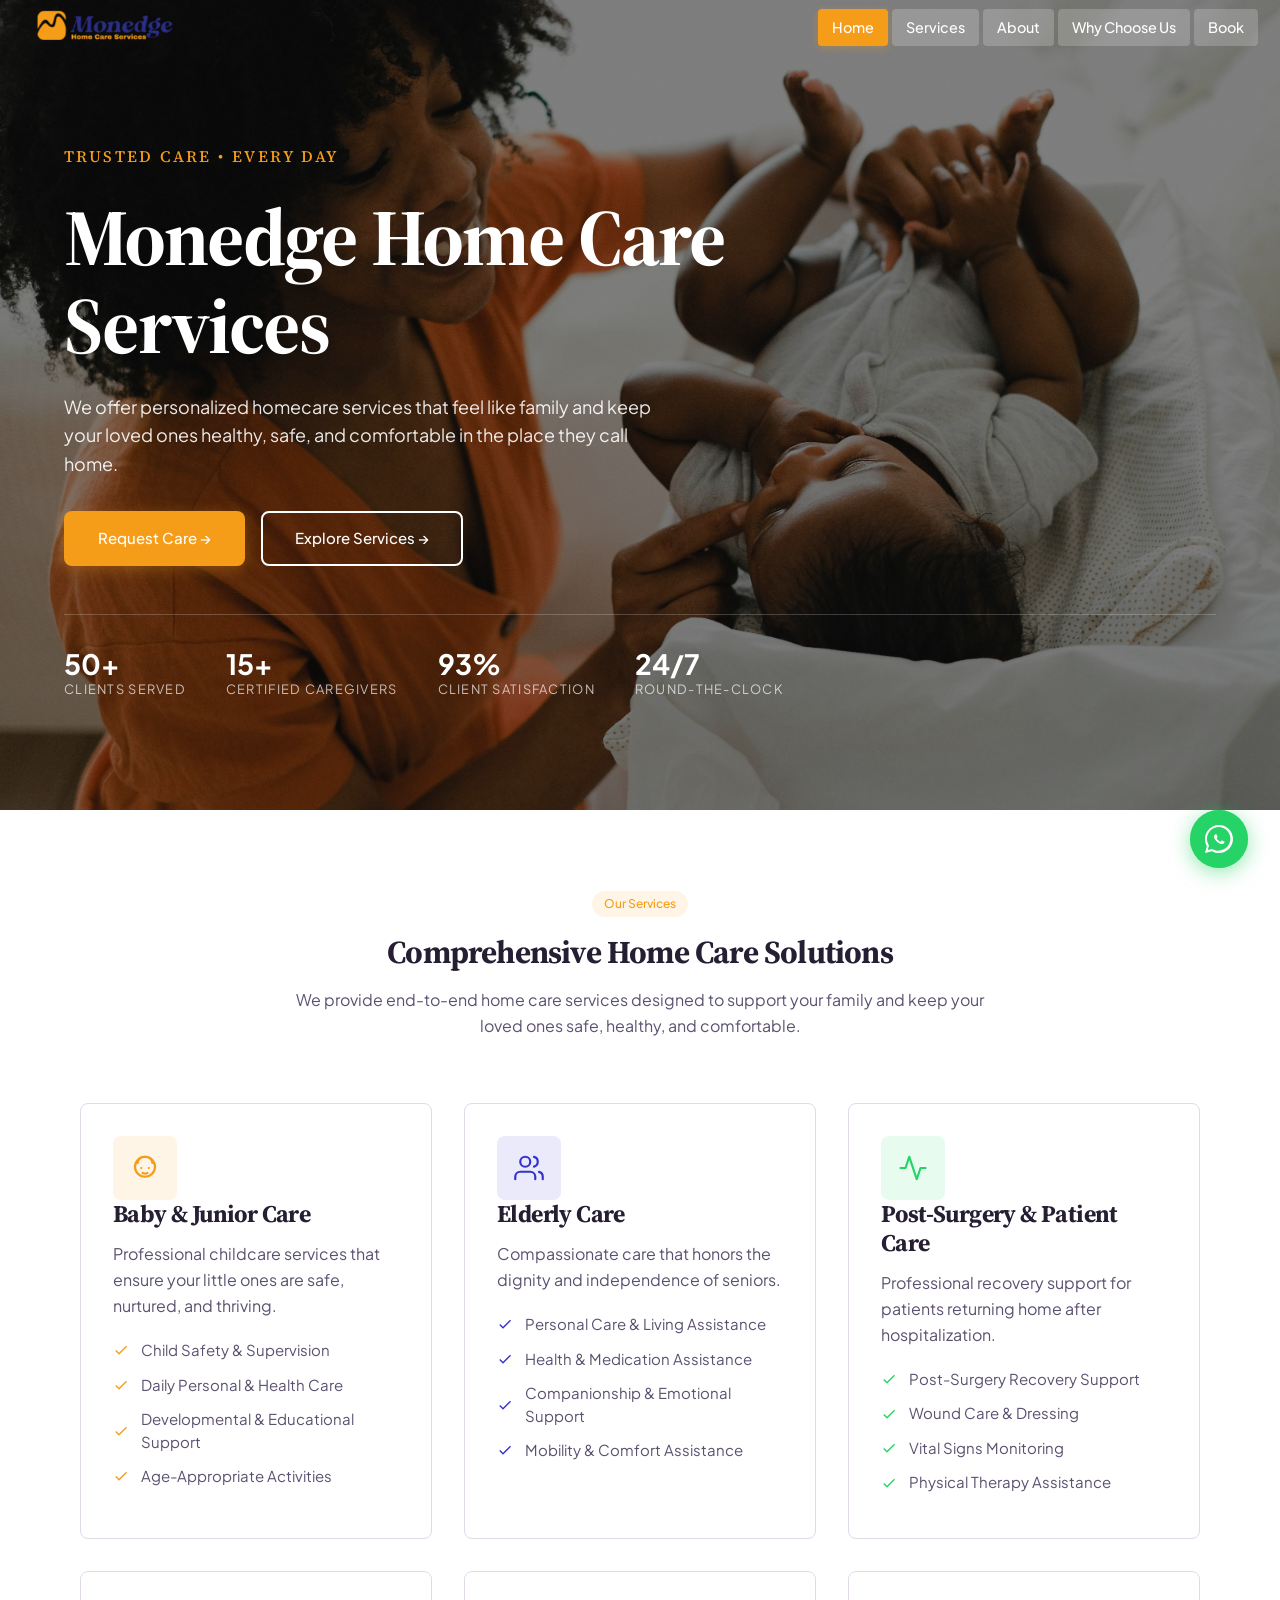
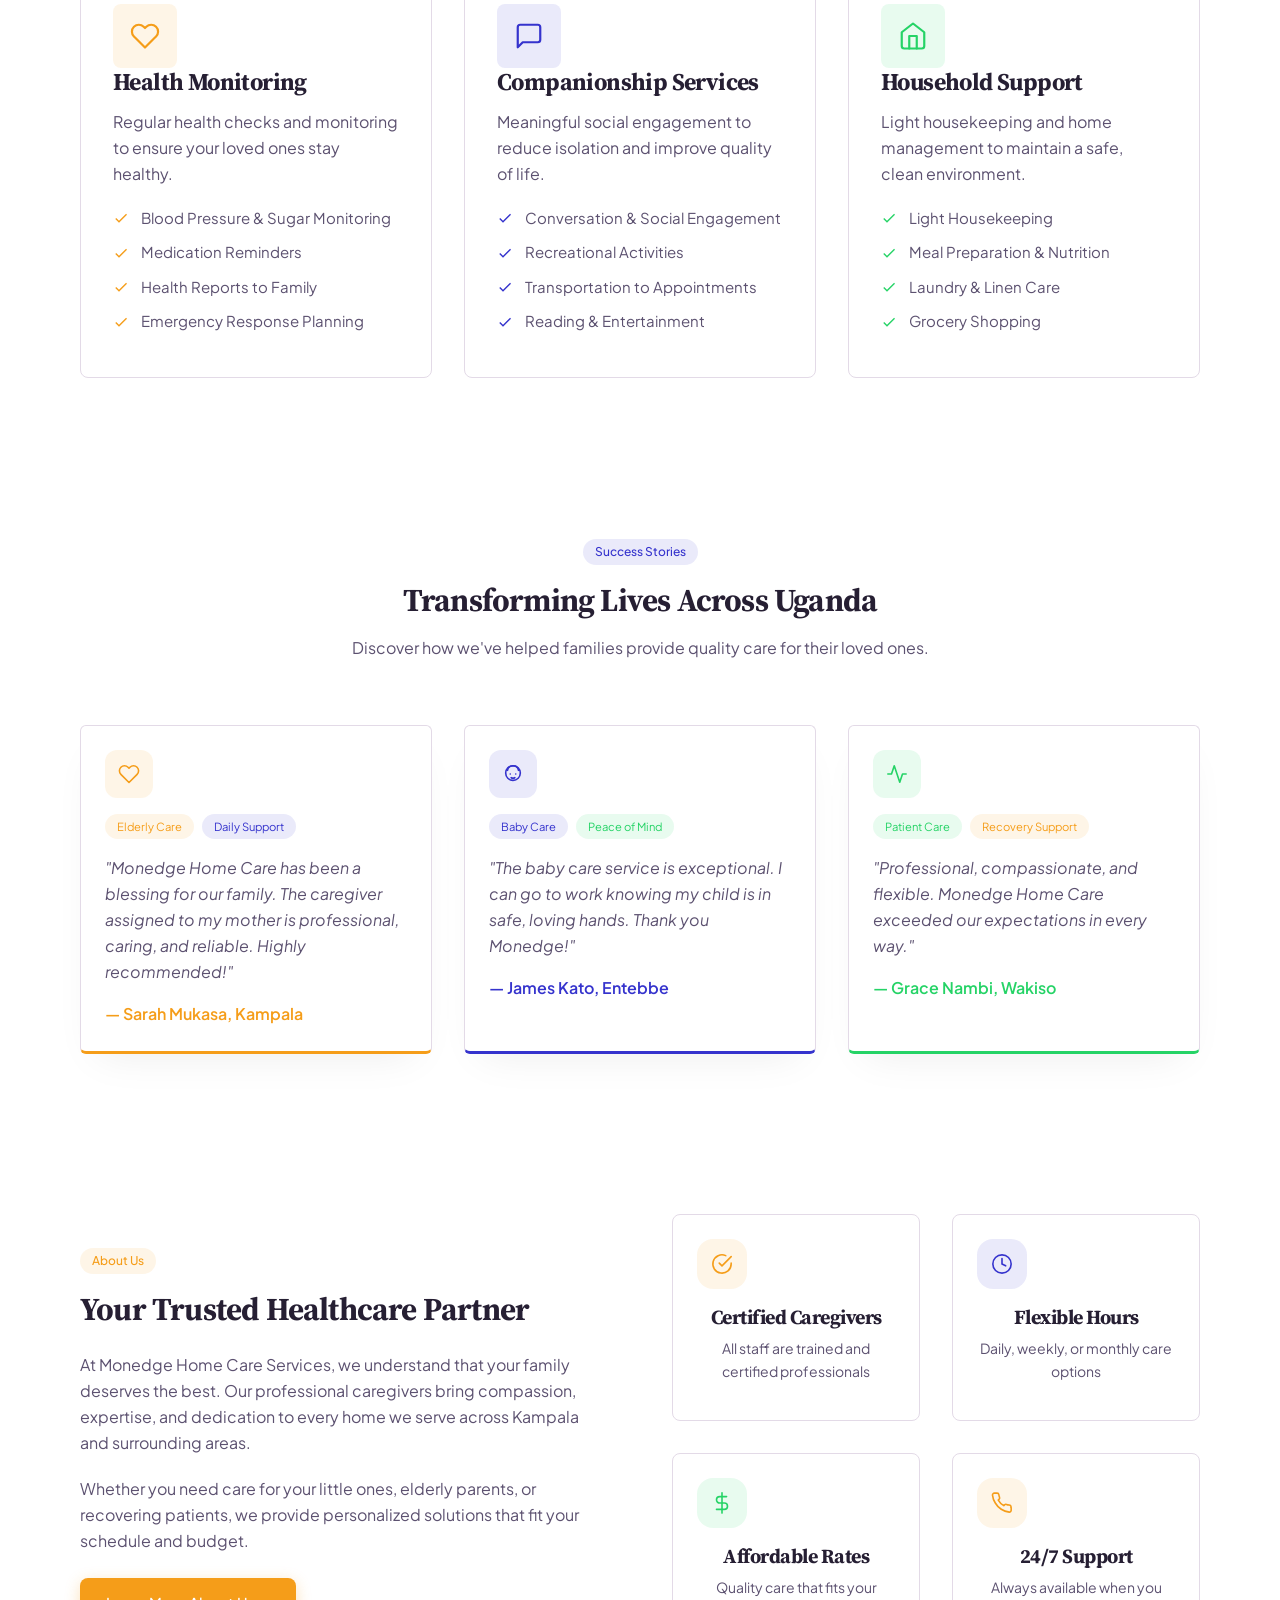
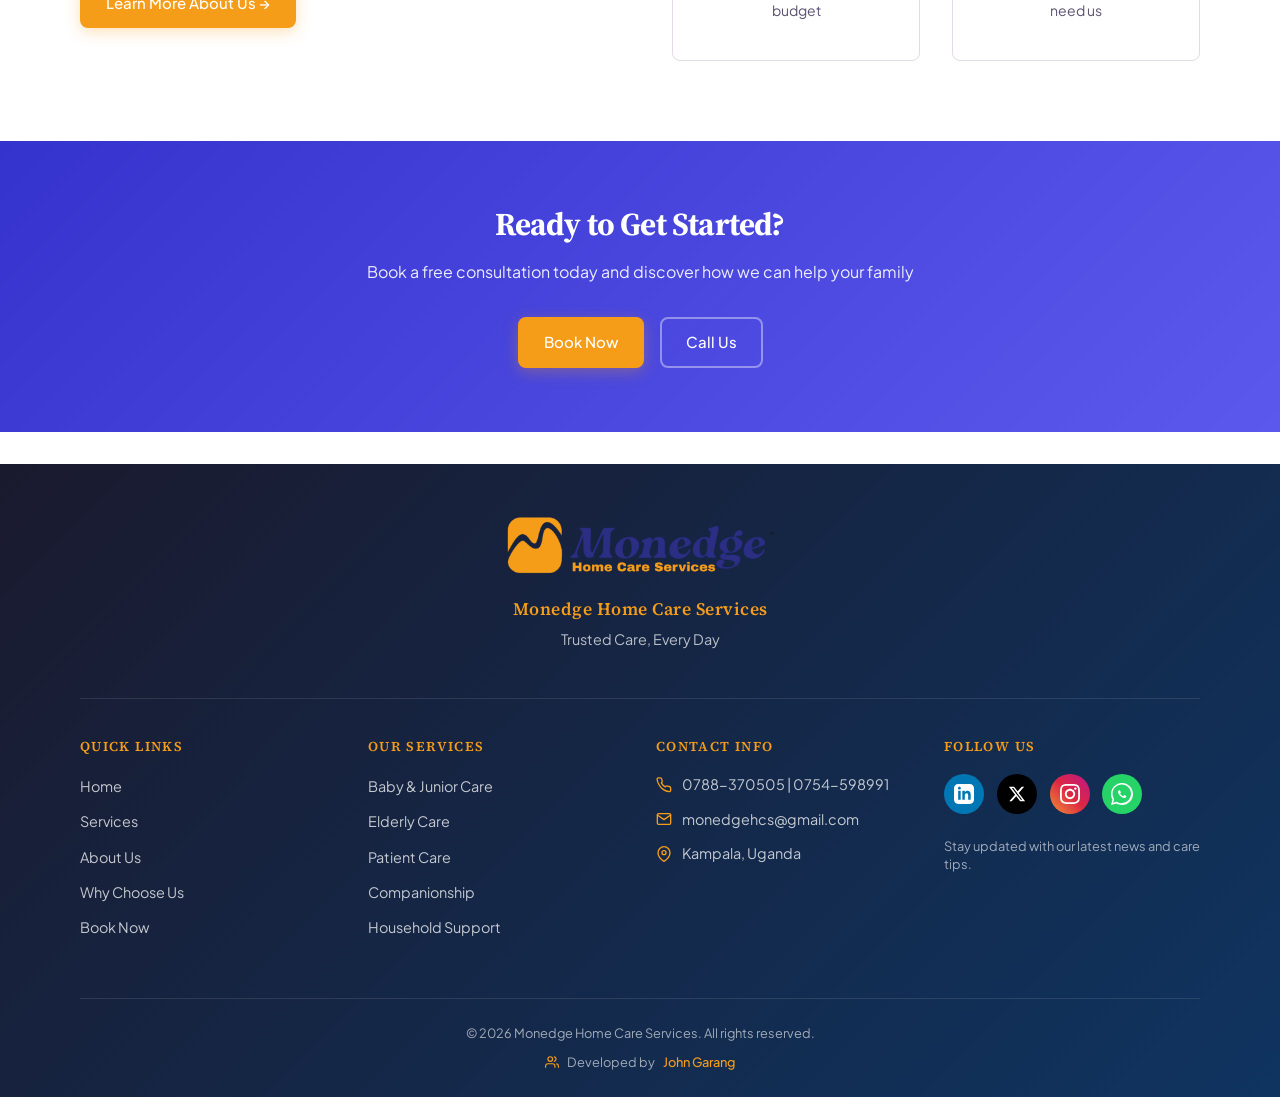
<file: index.html>
<!DOCTYPE html>
<html lang="en">
<head>
    <meta charset="UTF-8">
    <meta name="viewport" content="width=device-width, initial-scale=1.0">
    <title>Monedge Home Care Services - Trusted Care, Every Day</title>
    <meta name="description" content="Professional home healthcare services with personalized care that feels like family. Flexible hours, daily, weekly, and monthly care options in Kampala and across Uganda.">
    <link rel="canonical" href="https://www.monedgehcs.com/">
    <meta property="og:type" content="website">
    <meta property="og:url" content="https://www.monedgehcs.com/">
    <meta property="og:title" content="Monedge Home Care Services - Trusted Care, Every Day">
    <meta property="og:description" content="Professional home healthcare services with personalized care that feels like family. Flexible hours, daily, weekly, and monthly care options in Kampala and across Uganda.">
    <meta property="og:image" content="https://www.monedgehcs.com/Pictures/Landing%20page%20heroe.jpg">
    <meta property="og:image:width" content="1200">
    <meta property="og:image:height" content="630">
    <meta property="og:image:alt" content="Monedge Home Care Services – professional caregivers in Uganda">
    <meta property="og:site_name" content="Monedge Home Care Services">
    <meta name="twitter:card" content="summary_large_image">
    <meta name="twitter:title" content="Monedge Home Care Services - Trusted Care, Every Day">
    <meta name="twitter:description" content="Professional home healthcare services in Kampala and across Uganda.">
    <meta name="twitter:image" content="https://www.monedgehcs.com/Pictures/Landing%20page%20heroe.jpg">
    <link rel="icon" type="image/png" href="Pictures/Monedge Favicon.png">
    <link rel="stylesheet" href="css/style.css">
    <style>
        /* Hero Section - Belednai Style */
        .hero-new {
            min-height: 90vh;
            display: flex;
            align-items: center;
            justify-content: center;
            background: linear-gradient(rgba(0,0,0,0.5), rgba(0,0,0,0.5)), url('Pictures/Landing page heroe.jpg');
            background-size: cover;
            background-position: center;
            position: relative;
            padding: 6rem 1rem 4rem;
        }
        .hero-new-content {
            max-width: 1200px;
            margin: 0 auto;
            width: 100%;
            padding: 0 1.5rem;
        }
        .hero-tagline {
            font-family: 'Source Serif 4', serif;
            font-size: 1rem;
            text-transform: uppercase;
            letter-spacing: 0.15em;
            color: var(--color-primary);
            margin-bottom: 1.5rem;
            font-weight: 500;
        }
        .hero-new h1 {
            font-size: clamp(3rem, 8vw, 5rem);
            font-weight: 700;
            color: white;
            margin-bottom: 1.5rem;
            line-height: 1.1;
            max-width: 800px;
        }
        .hero-description {
            font-size: 1.125rem;
            line-height: 1.6;
            color: rgba(255,255,255,0.9);
            max-width: 600px;
            margin-bottom: 2rem;
        }
        .hero-buttons-group {
            display: flex;
            gap: 1rem;
            flex-wrap: wrap;
            margin-bottom: 3rem;
        }
        .btn-outline-light {
            background: transparent;
            border: 2px solid white;
            color: white;
        }
        .btn-outline-light:hover {
            background: white;
            color: var(--color-primary);
            border-color: white;
        }
        .hero-stats {
            display: flex;
            gap: 2.5rem;
            flex-wrap: wrap;
            margin-top: 2rem;
            padding-top: 2rem;
            border-top: 1px solid rgba(255,255,255,0.2);
        }
        .stat-item { text-align: left; }
        .stat-number {
            font-size: 1.75rem;
            font-weight: 700;
            color: white;
            line-height: 1.2;
        }
        .stat-label {
            font-size: 0.8rem;
            text-transform: uppercase;
            letter-spacing: 0.1em;
            color: rgba(255,255,255,0.7);
        }
        @media (max-width: 768px) {
            .hero-new {
                padding: 5rem 1.25rem 3rem;
                align-items: flex-end;
            }
            .hero-new h1 {
                font-size: clamp(2rem, 9vw, 3rem);
                margin-bottom: 1rem;
            }
            .hero-tagline {
                font-size: 0.75rem;
                margin-bottom: 1rem;
            }
            .hero-description {
                font-size: 0.975rem;
                margin-bottom: 1.5rem;
            }
            .hero-buttons-group {
                flex-direction: column;
                margin-bottom: 1.5rem;
            }
            .hero-buttons-group .btn {
                width: 100%;
                justify-content: center;
            }
            .hero-stats {
                display: grid;
                grid-template-columns: repeat(2, 1fr);
                gap: 1.25rem;
                padding-top: 1.25rem;
                margin-top: 1.25rem;
            }
            .stat-number { font-size: 1.25rem; }
            .stat-label { font-size: 0.7rem; }
        }

        .service-card-modern {
            background: hsl(var(--card));
            border-radius: 0.5rem;
            padding: 2rem;
            transition: all 0.3s ease;
            border: 1px solid hsl(var(--border));
            height: 100%;
        }
        
        .service-card-modern:hover {
            transform: translateY(-8px);
            border-color: var(--color-primary);
            box-shadow: 0 20px 50px -12px rgba(0,0,0,0.18);
        }
        
        .icon-wrapper {
            width: 64px;
            height: 64px;
            border-radius: 8px;
        }
        
        .service-card-modern:hover .icon-wrapper {
            transform: scale(1.05);
        }
        
        .feature-list li {
            margin-bottom: 0.75rem;
            display: flex;
            align-items: center;
            gap: 0.75rem;
            font-size: 0.9375rem;
            color: hsl(var(--muted-foreground));
        }
        
        .portfolio-card {
            background: hsl(var(--card));
            border-radius: 0.5rem;
            overflow: hidden;
            transition: all 0.3s ease;
            border: 1px solid hsl(var(--border));
        }
        
        .portfolio-card:hover {
            transform: translateY(-5px);
            box-shadow: var(--shadow-elevated);
        }
        
        .portfolio-image {
            height: 220px;
            background-size: cover;
            background-position: center;
            position: relative;
        }
        
        .tag {
            display: inline-block;
            padding: 0.25rem 0.75rem;
            border-radius: 20px;
            font-size: 0.75rem;
            font-weight: 500;
        }
        
        .contact-card {
            background: hsl(var(--card));
            border-radius: 0.5rem;
            padding: 2rem;
            text-align: center;
            transition: all 0.3s ease;
            border: 1px solid hsl(var(--border));
        }
        
        .contact-card:hover {
            transform: translateY(-5px);
            border-color: var(--color-primary);
            box-shadow: 0 20px 50px -12px rgba(0,0,0,0.18);
        }
        
        .testimonial-card {
            background: hsl(var(--card));
            border-radius: 0.5rem;
            padding: 2rem;
            border: 1px solid hsl(var(--border));
            transition: all 0.3s ease;
        }
        
        .testimonial-card:hover {
            transform: translateY(-5px);
            box-shadow: 0 20px 50px -12px rgba(0,0,0,0.18);
        }
    </style>
</head>
<body>
    <div id="header-placeholder"></div>
    <script>
        fetch('header.html')
            .then(response => response.text())
            .then(data => {
                document.getElementById('header-placeholder').innerHTML = data;
                setTimeout(() => {
                    const navbar = document.querySelector('.navbar');
                    if (navbar) {
                        window.addEventListener('scroll', function() {
                            navbar.classList.toggle('scrolled', window.scrollY > 50);
                        });
                        const currentPage = window.location.pathname;
                        document.querySelectorAll('.nav-link').forEach(link => {
                            const href = link.getAttribute('href');
                            if ((currentPage === '/' || currentPage === '/index.html') && href === '/') {
                                link.classList.add('active');
                            } else if (href !== '/' && currentPage.includes(href)) {
                                link.classList.add('active');
                            }
                        });
                        const navToggle = document.getElementById('nav-toggle');
                        const navMenu = document.getElementById('nav-menu');
                        if (navToggle && navMenu) {
                            navToggle.addEventListener('click', function() {
                                navMenu.classList.toggle('active');
                                navToggle.classList.toggle('active');
                            });
                            document.querySelectorAll('.nav-link').forEach(link => {
                                link.addEventListener('click', function() {
                                    navMenu.classList.remove('active');
                                    navToggle.classList.remove('active');
                                });
                            });
                        }
                    }
                }, 100);
                const script = document.createElement('script');
                script.src = 'js/main.js';
                document.body.appendChild(script);
            });
    </script>

    <!-- Hero Section - Belednai Style -->
    <section class="hero-new">
        <div class="hero-new-content">
            <p class="hero-tagline">TRUSTED CARE • EVERY DAY</p>
            <h1>Monedge Home Care Services</h1>
            <p class="hero-description">We offer personalized homecare services that feel like family and keep your loved ones healthy, safe, and comfortable in the place they call home.</p>
            <div class="hero-buttons-group">
                <a href="book.html" class="btn btn-primary" style="padding: 0.875rem 2rem;">Request Care →</a>
                <a href="services.html" class="btn btn-outline-light" style="padding: 0.875rem 2rem;">Explore Services →</a>
            </div>
            <div class="hero-stats">
                <div class="stat-item">
                    <div class="stat-number">50+</div>
                    <div class="stat-label">CLIENTS SERVED</div>
                </div>
                <div class="stat-item">
                    <div class="stat-number">15+</div>
                    <div class="stat-label">CERTIFIED CAREGIVERS</div>
                </div>
                <div class="stat-item">
                    <div class="stat-number">93%</div>
                    <div class="stat-label">CLIENT SATISFACTION</div>
                </div>
                <div class="stat-item">
                    <div class="stat-number">24/7</div>
                    <div class="stat-label">ROUND-THE-CLOCK</div>
                </div>
            </div>
        </div>
    </section>

    <!-- Comprehensive Services Section -->
    <section style="padding: 5rem 0;">
        <div class="container">
            <div style="text-align: center; max-width: 700px; margin: 0 auto 4rem auto;">
                <span class="tag" style="background: rgba(245,157,25,0.1); color: var(--color-primary); margin-bottom: 1rem; display: inline-block;">Our Services</span>
                <h2 class="section-title" style="margin-bottom: 1rem;">Comprehensive Home Care Solutions</h2>
                <p style="color: hsl(var(--muted-foreground));">We provide end-to-end home care services designed to support your family and keep your loved ones safe, healthy, and comfortable.</p>
            </div>
            
            <div style="display: grid; grid-template-columns: repeat(auto-fit, minmax(350px, 1fr)); gap: 2rem;">
                <!-- Baby & Junior Care -->
                <div class="service-card-modern">
                    <div class="icon-wrapper" style="background: rgba(245,157,25,0.1); display:flex; align-items:center; justify-content:center;">
                        <svg width="30" height="30" viewBox="0 0 24 24" fill="none" stroke="var(--color-primary)" stroke-width="1.75" stroke-linecap="round" stroke-linejoin="round"><path d="M9 12h.01M15 12h.01M10 16c.667.333 1.333.5 2 .5s1.333-.167 2-.5"/><circle cx="12" cy="11" r="8"/><path d="M12 3C9 3 6.5 5 6 8"/><path d="M18 8c-.5-3-3-5-6-5"/></svg>
                    </div>
                    <h3 style="font-size: 1.5rem; margin-bottom: 0.75rem;">Baby & Junior Care</h3>
                    <p style="color: hsl(var(--muted-foreground)); margin-bottom: 1.25rem;">Professional childcare services that ensure your little ones are safe, nurtured, and thriving.</p>
                    <ul class="feature-list" style="list-style: none; padding: 0;">
                        <li><span style="color: var(--color-primary); display:inline-flex;"><svg width="16" height="16" viewBox="0 0 24 24" fill="var(--color-primary)"><path d="M9 16.17L4.83 12l-1.42 1.41L9 19 21 7l-1.41-1.41z"/></svg></span> Child Safety &amp; Supervision</li>
                        <li><span style="color: var(--color-primary); display:inline-flex;"><svg width="16" height="16" viewBox="0 0 24 24" fill="var(--color-primary)"><path d="M9 16.17L4.83 12l-1.42 1.41L9 19 21 7l-1.41-1.41z"/></svg></span> Daily Personal &amp; Health Care</li>
                        <li><span style="color: var(--color-primary); display:inline-flex;"><svg width="16" height="16" viewBox="0 0 24 24" fill="var(--color-primary)"><path d="M9 16.17L4.83 12l-1.42 1.41L9 19 21 7l-1.41-1.41z"/></svg></span> Developmental &amp; Educational Support</li>
                        <li><span style="color: var(--color-primary); display:inline-flex;"><svg width="16" height="16" viewBox="0 0 24 24" fill="var(--color-primary)"><path d="M9 16.17L4.83 12l-1.42 1.41L9 19 21 7l-1.41-1.41z"/></svg></span> Age-Appropriate Activities</li>
                    </ul>
                </div>

                <!-- Elderly Care -->
                <div class="service-card-modern">
                    <div class="icon-wrapper" style="background: rgba(53,51,205,0.1); display:flex; align-items:center; justify-content:center;">
                        <svg width="30" height="30" viewBox="0 0 24 24" fill="none" stroke="var(--color-secondary)" stroke-width="1.75" stroke-linecap="round" stroke-linejoin="round"><path d="M17 21v-2a4 4 0 0 0-4-4H5a4 4 0 0 0-4 4v2"/><circle cx="9" cy="7" r="4"/><path d="M23 21v-2a4 4 0 0 0-3-3.87"/><path d="M16 3.13a4 4 0 0 1 0 7.75"/></svg>
                    </div>
                    <h3 style="font-size: 1.5rem; margin-bottom: 0.75rem;">Elderly Care</h3>
                    <p style="color: hsl(var(--muted-foreground)); margin-bottom: 1.25rem;">Compassionate care that honors the dignity and independence of seniors.</p>
                    <ul class="feature-list" style="list-style: none; padding: 0;">
                        <li><span style="display:inline-flex;"><svg width="16" height="16" viewBox="0 0 24 24" fill="var(--color-secondary)"><path d="M9 16.17L4.83 12l-1.42 1.41L9 19 21 7l-1.41-1.41z"/></svg></span> Personal Care &amp; Living Assistance</li>
                        <li><span style="display:inline-flex;"><svg width="16" height="16" viewBox="0 0 24 24" fill="var(--color-secondary)"><path d="M9 16.17L4.83 12l-1.42 1.41L9 19 21 7l-1.41-1.41z"/></svg></span> Health &amp; Medication Assistance</li>
                        <li><span style="display:inline-flex;"><svg width="16" height="16" viewBox="0 0 24 24" fill="var(--color-secondary)"><path d="M9 16.17L4.83 12l-1.42 1.41L9 19 21 7l-1.41-1.41z"/></svg></span> Companionship &amp; Emotional Support</li>
                        <li><span style="display:inline-flex;"><svg width="16" height="16" viewBox="0 0 24 24" fill="var(--color-secondary)"><path d="M9 16.17L4.83 12l-1.42 1.41L9 19 21 7l-1.41-1.41z"/></svg></span> Mobility &amp; Comfort Assistance</li>
                    </ul>
                </div>

                <!-- Patient Care -->
                <div class="service-card-modern">
                    <div class="icon-wrapper" style="background: rgba(37,211,102,0.1); display:flex; align-items:center; justify-content:center;">
                        <svg width="30" height="30" viewBox="0 0 24 24" fill="none" stroke="var(--color-accent)" stroke-width="1.75" stroke-linecap="round" stroke-linejoin="round"><path d="M22 12h-4l-3 9L9 3l-3 9H2"/></svg>
                    </div>
                    <h3 style="font-size: 1.5rem; margin-bottom: 0.75rem;">Post-Surgery & Patient Care</h3>
                    <p style="color: hsl(var(--muted-foreground)); margin-bottom: 1.25rem;">Professional recovery support for patients returning home after hospitalization.</p>
                    <ul class="feature-list" style="list-style: none; padding: 0;">
                        <li><span style="display:inline-flex;"><svg width="16" height="16" viewBox="0 0 24 24" fill="var(--color-accent)"><path d="M9 16.17L4.83 12l-1.42 1.41L9 19 21 7l-1.41-1.41z"/></svg></span> Post-Surgery Recovery Support</li>
                        <li><span style="display:inline-flex;"><svg width="16" height="16" viewBox="0 0 24 24" fill="var(--color-accent)"><path d="M9 16.17L4.83 12l-1.42 1.41L9 19 21 7l-1.41-1.41z"/></svg></span> Wound Care &amp; Dressing</li>
                        <li><span style="display:inline-flex;"><svg width="16" height="16" viewBox="0 0 24 24" fill="var(--color-accent)"><path d="M9 16.17L4.83 12l-1.42 1.41L9 19 21 7l-1.41-1.41z"/></svg></span> Vital Signs Monitoring</li>
                        <li><span style="display:inline-flex;"><svg width="16" height="16" viewBox="0 0 24 24" fill="var(--color-accent)"><path d="M9 16.17L4.83 12l-1.42 1.41L9 19 21 7l-1.41-1.41z"/></svg></span> Physical Therapy Assistance</li>
                    </ul>
                </div>

                <!-- Health Monitoring -->
                <div class="service-card-modern">
                    <div class="icon-wrapper" style="background: rgba(245,157,25,0.1); display:flex; align-items:center; justify-content:center;">
                        <svg width="30" height="30" viewBox="0 0 24 24" fill="none" stroke="var(--color-primary)" stroke-width="1.75" stroke-linecap="round" stroke-linejoin="round"><path d="M20.84 4.61a5.5 5.5 0 0 0-7.78 0L12 5.67l-1.06-1.06a5.5 5.5 0 0 0-7.78 7.78l1.06 1.06L12 21.23l7.78-7.78 1.06-1.06a5.5 5.5 0 0 0 0-7.78z"/></svg>
                    </div>
                    <h3 style="font-size: 1.5rem; margin-bottom: 0.75rem;">Health Monitoring</h3>
                    <p style="color: hsl(var(--muted-foreground)); margin-bottom: 1.25rem;">Regular health checks and monitoring to ensure your loved ones stay healthy.</p>
                    <ul class="feature-list" style="list-style: none; padding: 0;">
                        <li><span style="display:inline-flex;"><svg width="16" height="16" viewBox="0 0 24 24" fill="var(--color-primary)"><path d="M9 16.17L4.83 12l-1.42 1.41L9 19 21 7l-1.41-1.41z"/></svg></span> Blood Pressure &amp; Sugar Monitoring</li>
                        <li><span style="display:inline-flex;"><svg width="16" height="16" viewBox="0 0 24 24" fill="var(--color-primary)"><path d="M9 16.17L4.83 12l-1.42 1.41L9 19 21 7l-1.41-1.41z"/></svg></span> Medication Reminders</li>
                        <li><span style="display:inline-flex;"><svg width="16" height="16" viewBox="0 0 24 24" fill="var(--color-primary)"><path d="M9 16.17L4.83 12l-1.42 1.41L9 19 21 7l-1.41-1.41z"/></svg></span> Health Reports to Family</li>
                        <li><span style="display:inline-flex;"><svg width="16" height="16" viewBox="0 0 24 24" fill="var(--color-primary)"><path d="M9 16.17L4.83 12l-1.42 1.41L9 19 21 7l-1.41-1.41z"/></svg></span> Emergency Response Planning</li>
                    </ul>
                </div>

                <!-- Companionship Services -->
                <div class="service-card-modern">
                    <div class="icon-wrapper" style="background: rgba(53,51,205,0.1); display:flex; align-items:center; justify-content:center;">
                        <svg width="30" height="30" viewBox="0 0 24 24" fill="none" stroke="var(--color-secondary)" stroke-width="1.75" stroke-linecap="round" stroke-linejoin="round"><path d="M21 15a2 2 0 0 1-2 2H7l-4 4V5a2 2 0 0 1 2-2h14a2 2 0 0 1 2 2z"/></svg>
                    </div>
                    <h3 style="font-size: 1.5rem; margin-bottom: 0.75rem;">Companionship Services</h3>
                    <p style="color: hsl(var(--muted-foreground)); margin-bottom: 1.25rem;">Meaningful social engagement to reduce isolation and improve quality of life.</p>
                    <ul class="feature-list" style="list-style: none; padding: 0;">
                        <li><span style="display:inline-flex;"><svg width="16" height="16" viewBox="0 0 24 24" fill="var(--color-secondary)"><path d="M9 16.17L4.83 12l-1.42 1.41L9 19 21 7l-1.41-1.41z"/></svg></span> Conversation &amp; Social Engagement</li>
                        <li><span style="display:inline-flex;"><svg width="16" height="16" viewBox="0 0 24 24" fill="var(--color-secondary)"><path d="M9 16.17L4.83 12l-1.42 1.41L9 19 21 7l-1.41-1.41z"/></svg></span> Recreational Activities</li>
                        <li><span style="display:inline-flex;"><svg width="16" height="16" viewBox="0 0 24 24" fill="var(--color-secondary)"><path d="M9 16.17L4.83 12l-1.42 1.41L9 19 21 7l-1.41-1.41z"/></svg></span> Transportation to Appointments</li>
                        <li><span style="display:inline-flex;"><svg width="16" height="16" viewBox="0 0 24 24" fill="var(--color-secondary)"><path d="M9 16.17L4.83 12l-1.42 1.41L9 19 21 7l-1.41-1.41z"/></svg></span> Reading &amp; Entertainment</li>
                    </ul>
                </div>

                <!-- Household Support -->
                <div class="service-card-modern">
                    <div class="icon-wrapper" style="background: rgba(37,211,102,0.1); display:flex; align-items:center; justify-content:center;">
                        <svg width="30" height="30" viewBox="0 0 24 24" fill="none" stroke="var(--color-accent)" stroke-width="1.75" stroke-linecap="round" stroke-linejoin="round"><path d="M3 9l9-7 9 7v11a2 2 0 0 1-2 2H5a2 2 0 0 1-2-2z"/><polyline points="9 22 9 12 15 12 15 22"/></svg>
                    </div>
                    <h3 style="font-size: 1.5rem; margin-bottom: 0.75rem;">Household Support</h3>
                    <p style="color: hsl(var(--muted-foreground)); margin-bottom: 1.25rem;">Light housekeeping and home management to maintain a safe, clean environment.</p>
                    <ul class="feature-list" style="list-style: none; padding: 0;">
                        <li><span style="display:inline-flex;"><svg width="16" height="16" viewBox="0 0 24 24" fill="var(--color-accent)"><path d="M9 16.17L4.83 12l-1.42 1.41L9 19 21 7l-1.41-1.41z"/></svg></span> Light Housekeeping</li>
                        <li><span style="display:inline-flex;"><svg width="16" height="16" viewBox="0 0 24 24" fill="var(--color-accent)"><path d="M9 16.17L4.83 12l-1.42 1.41L9 19 21 7l-1.41-1.41z"/></svg></span> Meal Preparation &amp; Nutrition</li>
                        <li><span style="display:inline-flex;"><svg width="16" height="16" viewBox="0 0 24 24" fill="var(--color-accent)"><path d="M9 16.17L4.83 12l-1.42 1.41L9 19 21 7l-1.41-1.41z"/></svg></span> Laundry &amp; Linen Care</li>
                        <li><span style="display:inline-flex;"><svg width="16" height="16" viewBox="0 0 24 24" fill="var(--color-accent)"><path d="M9 16.17L4.83 12l-1.42 1.41L9 19 21 7l-1.41-1.41z"/></svg></span> Grocery Shopping</li>
                    </ul>
                </div>
            </div>
        </div>
    </section>

    <!-- Success Stories / Portfolio Section -->
    <section style="padding: 5rem 0; background: #ffffff;">
        <div class="container">
            <div style="text-align: center; max-width: 700px; margin: 0 auto 4rem auto;">
                <span class="tag" style="background: rgba(53,51,205,0.1); color: var(--color-secondary); margin-bottom: 1rem; display: inline-block;">Success Stories</span>
                <h2 class="section-title" style="margin-bottom: 1rem;">Transforming Lives Across Uganda</h2>
                <p style="color: hsl(var(--muted-foreground));">Discover how we've helped families provide quality care for their loved ones.</p>
            </div>
            
            <div style="display: grid; grid-template-columns: repeat(auto-fit, minmax(320px, 1fr)); gap: 2rem;">
                <div class="feature-card" style="padding: 1.5rem; text-align: left;">
                    <div style="width: 48px; height: 48px; background: rgba(245,157,25,0.1); border-radius: 12px; display: flex; align-items: center; justify-content: center; margin-bottom: 1rem;">
                        <svg width="22" height="22" viewBox="0 0 24 24" fill="none" stroke="var(--color-primary)" stroke-width="1.75" stroke-linecap="round" stroke-linejoin="round"><path d="M20.84 4.61a5.5 5.5 0 0 0-7.78 0L12 5.67l-1.06-1.06a5.5 5.5 0 0 0-7.78 7.78l1.06 1.06L12 21.23l7.78-7.78 1.06-1.06a5.5 5.5 0 0 0 0-7.78z"/></svg>
                    </div>
                    <div style="display: flex; gap: 0.5rem; margin-bottom: 1rem; flex-wrap: wrap;">
                        <span style="background: rgba(245,157,25,0.1); color: var(--color-primary); padding: 0.25rem 0.75rem; border-radius: 20px; font-size: 0.7rem;">Elderly Care</span>
                        <span style="background: rgba(53,51,205,0.1); color: var(--color-secondary); padding: 0.25rem 0.75rem; border-radius: 20px; font-size: 0.7rem;">Daily Support</span>
                    </div>
                    <p style="font-style: italic; margin-bottom: 1rem;">"Monedge Home Care has been a blessing for our family. The caregiver assigned to my mother is professional, caring, and reliable. Highly recommended!"</p>
                    <p style="font-weight: 600; color: var(--color-primary);">— Sarah Mukasa, Kampala</p>
                </div>

                <div class="feature-card" style="padding: 1.5rem; text-align: left;">
                    <div style="width: 48px; height: 48px; background: rgba(53,51,205,0.1); border-radius: 12px; display: flex; align-items: center; justify-content: center; margin-bottom: 1rem;">
                        <svg width="22" height="22" viewBox="0 0 24 24" fill="none" stroke="var(--color-secondary)" stroke-width="1.75" stroke-linecap="round" stroke-linejoin="round"><path d="M9 12h.01M15 12h.01M10 16c.667.333 1.333.5 2 .5s1.333-.167 2-.5"/><circle cx="12" cy="11" r="8"/><path d="M12 3C9 3 6.5 5 6 8"/><path d="M18 8c-.5-3-3-5-6-5"/></svg>
                    </div>
                    <div style="display: flex; gap: 0.5rem; margin-bottom: 1rem; flex-wrap: wrap;">
                        <span style="background: rgba(53,51,205,0.1); color: var(--color-secondary); padding: 0.25rem 0.75rem; border-radius: 20px; font-size: 0.7rem;">Baby Care</span>
                        <span style="background: rgba(37,211,102,0.1); color: var(--color-accent); padding: 0.25rem 0.75rem; border-radius: 20px; font-size: 0.7rem;">Peace of Mind</span>
                    </div>
                    <p style="font-style: italic; margin-bottom: 1rem;">"The baby care service is exceptional. I can go to work knowing my child is in safe, loving hands. Thank you Monedge!"</p>
                    <p style="font-weight: 600; color: var(--color-secondary);">— James Kato, Entebbe</p>
                </div>

                <div class="feature-card" style="padding: 1.5rem; text-align: left;">
                    <div style="width: 48px; height: 48px; background: rgba(37,211,102,0.1); border-radius: 12px; display: flex; align-items: center; justify-content: center; margin-bottom: 1rem;">
                        <svg width="22" height="22" viewBox="0 0 24 24" fill="none" stroke="var(--color-accent)" stroke-width="1.75" stroke-linecap="round" stroke-linejoin="round"><path d="M22 12h-4l-3 9L9 3l-3 9H2"/></svg>
                    </div>
                    <div style="display: flex; gap: 0.5rem; margin-bottom: 1rem; flex-wrap: wrap;">
                        <span style="background: rgba(37,211,102,0.1); color: var(--color-accent); padding: 0.25rem 0.75rem; border-radius: 20px; font-size: 0.7rem;">Patient Care</span>
                        <span style="background: rgba(245,157,25,0.1); color: var(--color-primary); padding: 0.25rem 0.75rem; border-radius: 20px; font-size: 0.7rem;">Recovery Support</span>
                    </div>
                    <p style="font-style: italic; margin-bottom: 1rem;">"Professional, compassionate, and flexible. Monedge Home Care exceeded our expectations in every way."</p>
                    <p style="font-weight: 600; color: var(--color-accent);">— Grace Nambi, Wakiso</p>
                </div>
            </div>
        </div>
    </section>

    <!-- About + Values Section - Two Column Layout -->
    <section style="padding: 5rem 0;">
        <div class="container">
            <div style="display: grid; grid-template-columns: 1fr 1fr; gap: 4rem; align-items: center;">
                <!-- Left: About Text -->
                <div>
                    <span class="tag" style="background: rgba(245,157,25,0.1); color: var(--color-primary); margin-bottom: 1rem; display: inline-block;">About Us</span>
                    <h2 style="margin-bottom: 1.5rem;">Your Trusted Healthcare Partner</h2>
                    <p style="margin-bottom: 1.25rem; color: hsl(var(--muted-foreground));">At Monedge Home Care Services, we understand that your family deserves the best. Our professional caregivers bring compassion, expertise, and dedication to every home we serve across Kampala and surrounding areas.</p>
                    <p style="margin-bottom: 1.5rem; color: hsl(var(--muted-foreground));">Whether you need care for your little ones, elderly parents, or recovering patients, we provide personalized solutions that fit your schedule and budget.</p>
                    <a href="about.html" class="btn btn-primary">Learn More About Us →</a>
                </div>
                
                <!-- Right: Values Grid -->
                <div style="display: grid; grid-template-columns: 1fr 1fr; gap: 2rem;">
                    <div class="contact-card" style="padding: 1.5rem;">
                        <div style="width: 50px; height: 50px; background: rgba(245,157,25,0.1); border-radius: 16px; display: flex; align-items: center; justify-content: center; margin-bottom: 1rem;">
                            <svg width="22" height="22" viewBox="0 0 24 24" fill="none" stroke="var(--color-primary)" stroke-width="1.75" stroke-linecap="round" stroke-linejoin="round"><path d="M22 11.08V12a10 10 0 1 1-5.93-9.14"/><polyline points="22 4 12 14.01 9 11.01"/></svg>
                        </div>
                        <h4 style="margin-bottom: 0.5rem;">Certified Caregivers</h4>
                        <p style="font-size: 0.875rem; color: hsl(var(--muted-foreground));">All staff are trained and certified professionals</p>
                    </div>
                    <div class="contact-card" style="padding: 1.5rem;">
                        <div style="width: 50px; height: 50px; background: rgba(53,51,205,0.1); border-radius: 16px; display: flex; align-items: center; justify-content: center; margin-bottom: 1rem;">
                            <svg width="22" height="22" viewBox="0 0 24 24" fill="none" stroke="var(--color-secondary)" stroke-width="1.75" stroke-linecap="round" stroke-linejoin="round"><circle cx="12" cy="12" r="10"/><polyline points="12 6 12 12 16 14"/></svg>
                        </div>
                        <h4 style="margin-bottom: 0.5rem;">Flexible Hours</h4>
                        <p style="font-size: 0.875rem; color: hsl(var(--muted-foreground));">Daily, weekly, or monthly care options</p>
                    </div>
                    <div class="contact-card" style="padding: 1.5rem;">
                        <div style="width: 50px; height: 50px; background: rgba(37,211,102,0.1); border-radius: 16px; display: flex; align-items: center; justify-content: center; margin-bottom: 1rem;">
                            <svg width="22" height="22" viewBox="0 0 24 24" fill="none" stroke="var(--color-accent)" stroke-width="1.75" stroke-linecap="round" stroke-linejoin="round"><line x1="12" y1="1" x2="12" y2="23"/><path d="M17 5H9.5a3.5 3.5 0 0 0 0 7h5a3.5 3.5 0 0 1 0 7H6"/></svg>
                        </div>
                        <h4 style="margin-bottom: 0.5rem;">Affordable Rates</h4>
                        <p style="font-size: 0.875rem; color: hsl(var(--muted-foreground));">Quality care that fits your budget</p>
                    </div>
                    <div class="contact-card" style="padding: 1.5rem;">
                        <div style="width: 50px; height: 50px; background: rgba(245,157,25,0.1); border-radius: 16px; display: flex; align-items: center; justify-content: center; margin-bottom: 1rem;">
                            <svg width="22" height="22" viewBox="0 0 24 24" fill="none" stroke="var(--color-primary)" stroke-width="1.75" stroke-linecap="round" stroke-linejoin="round"><path d="M22 16.92v3a2 2 0 0 1-2.18 2 19.79 19.79 0 0 1-8.63-3.07A19.5 19.5 0 0 1 4.69 12a19.79 19.79 0 0 1-3.07-8.67A2 2 0 0 1 3.6 1.27h3a2 2 0 0 1 2 1.72c.127.96.361 1.903.7 2.81a2 2 0 0 1-.45 2.11L7.91 8.91a16 16 0 0 0 6 6l.91-.91a2 2 0 0 1 2.11-.45c.907.339 1.85.573 2.81.7A2 2 0 0 1 21.73 16.92z"/></svg>
                        </div>
                        <h4 style="margin-bottom: 0.5rem;">24/7 Support</h4>
                        <p style="font-size: 0.875rem; color: hsl(var(--muted-foreground));">Always available when you need us</p>
                    </div>
                </div>
            </div>
        </div>
    </section>

    <!-- CTA -->
    <section style="background: linear-gradient(135deg, #3533cd, #5b59ed); padding: 4rem 0; text-align: center; color: white;">
        <div class="container">
            <h2 style="color: white; margin-bottom: 1rem;">Ready to Get Started?</h2>
            <p style="color: rgba(255,255,255,0.9); font-size: 1rem; margin-bottom: 2rem;">Book a free consultation today and discover how we can help your family</p>
            <div style="display: flex; gap: 1rem; justify-content: center; flex-wrap: wrap;">
                <a href="book.html" class="btn btn-primary">Book Now</a>
                <a href="tel:0788370505" class="btn btn-secondary">Call Us</a>
            </div>
        </div>
    </section>

    <div id="footer-placeholder"></div>
    <script>fetch('footer.html').then(r => r.text()).then(d => document.getElementById('footer-placeholder').innerHTML = d);</script>
</body>
</html>
</file>
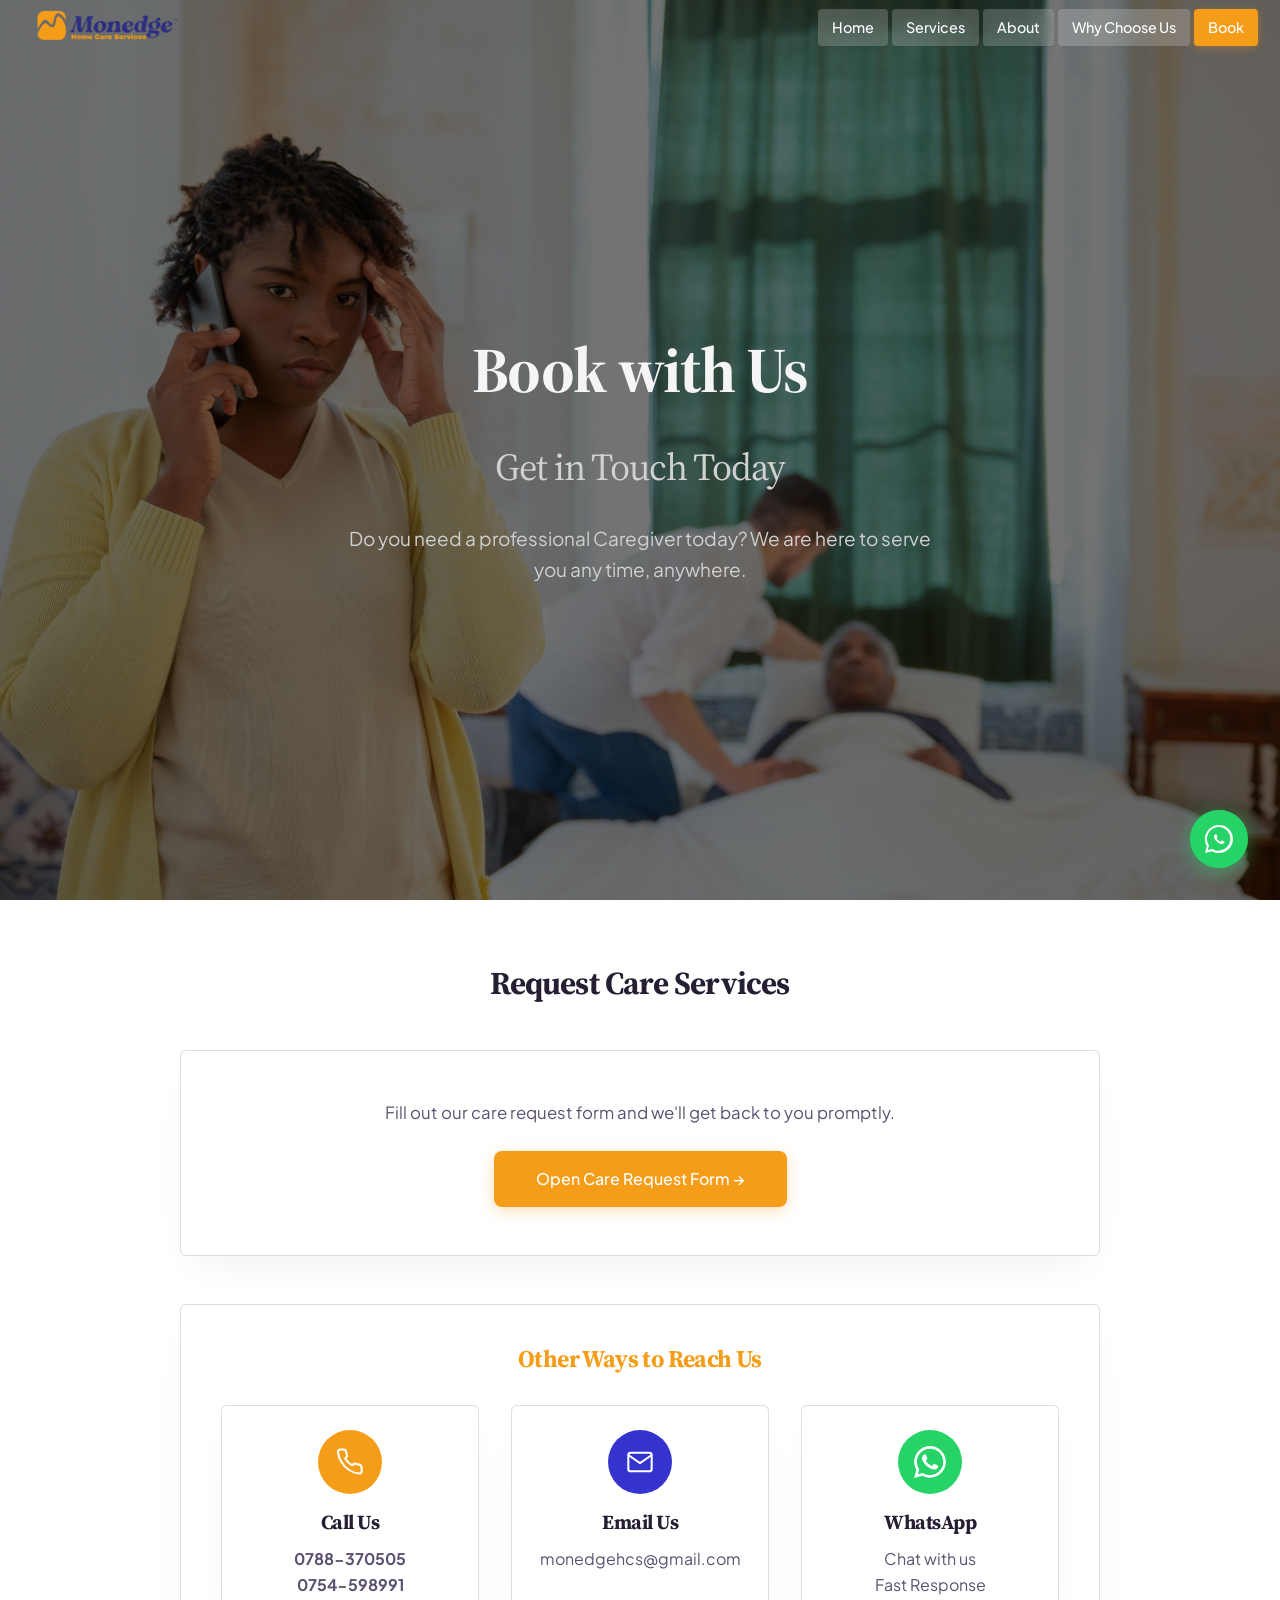
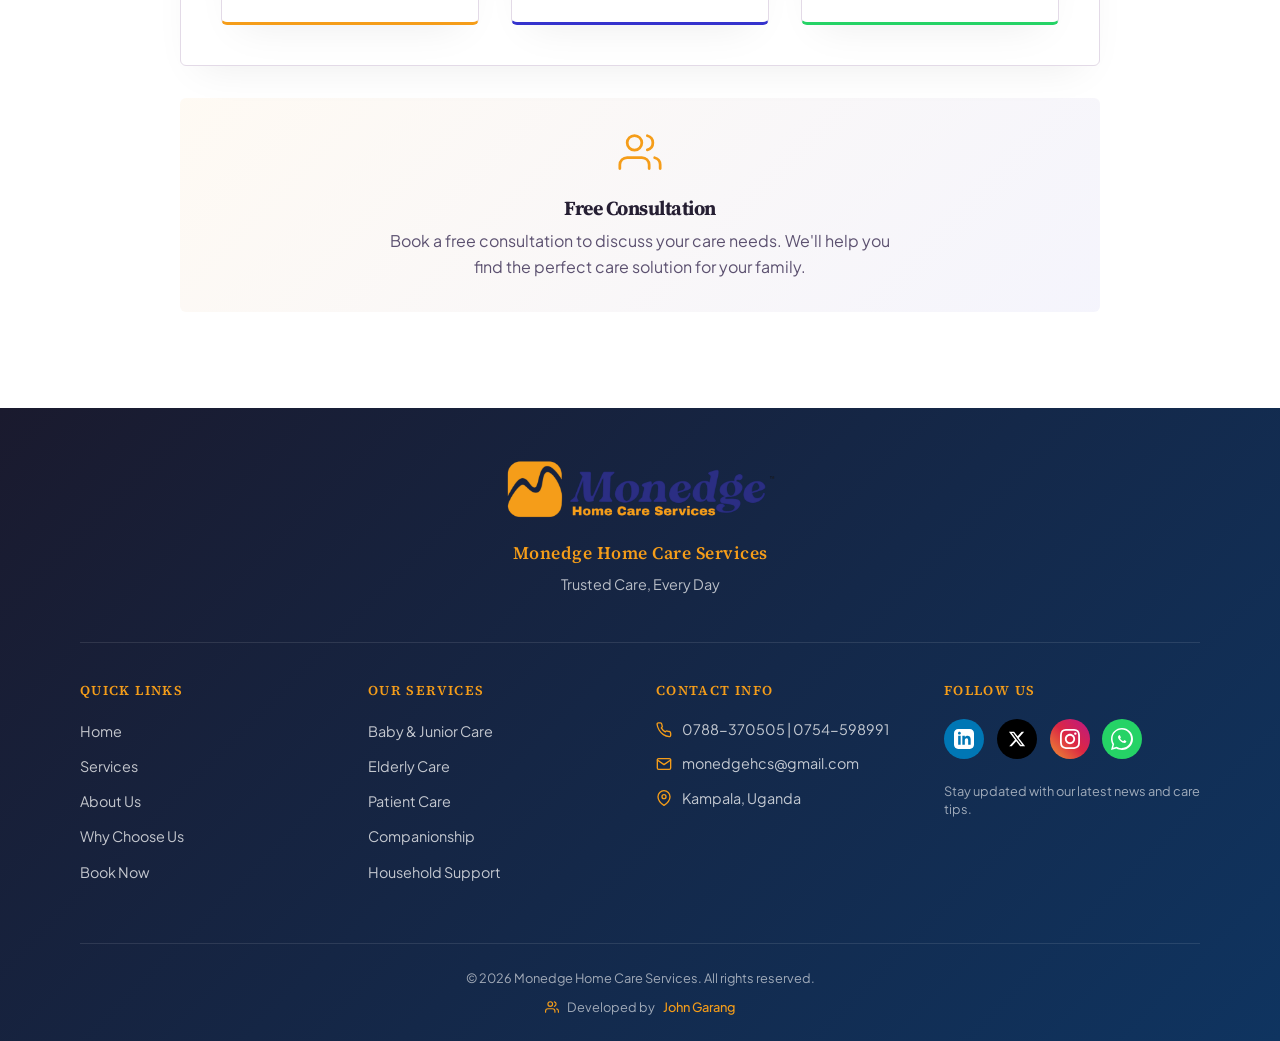
<file: book.html>
<!DOCTYPE html>
<html lang="en">
<head>
    <meta charset="UTF-8">
    <meta name="viewport" content="width=device-width, initial-scale=1.0">
    <title>Book - Monedge Home Care Services</title>
    <meta name="description" content="Book professional home care services online. Contact us via phone, email, or WhatsApp to schedule your free consultation.">
    <link rel="canonical" href="https://www.monedgehcs.com/book">
    <meta property="og:type" content="website">
    <meta property="og:url" content="https://www.monedgehcs.com/book">
    <meta property="og:title" content="Book - Monedge Home Care Services">
    <meta property="og:description" content="Book professional home care services online. Contact us via phone, email, or WhatsApp to schedule your free consultation.">
    <meta property="og:image" content="https://www.monedgehcs.com/Pictures/contact%20us%20heroe.jpg">
    <meta property="og:image:alt" content="Book a home care service with Monedge – Kampala, Uganda">
    <meta property="og:site_name" content="Monedge Home Care Services">
    <meta name="twitter:card" content="summary_large_image">
    <meta name="twitter:title" content="Book - Monedge Home Care Services">
    <meta name="twitter:description" content="Book a free consultation with Monedge Home Care today. Call, email, or WhatsApp us.">
    <meta name="twitter:image" content="https://www.monedgehcs.com/Pictures/contact%20us%20heroe.jpg">
    <link rel="icon" type="image/png" href="Pictures/Monedge Favicon.png">
    <link rel="stylesheet" href="css/style.css">
</head>
<body>
    <div id="header-placeholder"></div>
    <script>
        fetch('header.html')
            .then(response => response.text())
            .then(data => {
                document.getElementById('header-placeholder').innerHTML = data;
                
                setTimeout(() => {
                    const navbar = document.querySelector('.navbar');
                    if (navbar) {
                        window.addEventListener('scroll', function() {
                            if (window.scrollY > 50) {
                                navbar.classList.add('scrolled');
                            } else {
                                navbar.classList.remove('scrolled');
                            }
                        });
                        
                        const currentPage = window.location.pathname;
                        document.querySelectorAll('.nav-link').forEach(link => {
                            const href = link.getAttribute('href');
                            if ((currentPage === '/' || currentPage === '/index.html') && href === '/') {
                                link.classList.add('active');
                            } else if (href !== '/' && currentPage.includes(href)) {
                                link.classList.add('active');
                            }
                        });
                        
                        // Mobile nav
                        const navToggle = document.getElementById('nav-toggle');
                        const navMenu = document.getElementById('nav-menu');
                        if (navToggle && navMenu) {
                            navToggle.addEventListener('click', function() {
                                navMenu.classList.toggle('active');
                                navToggle.classList.toggle('active');
                            });
                            document.querySelectorAll('.nav-link').forEach(link => {
                                link.addEventListener('click', function() {
                                    navMenu.classList.remove('active');
                                    navToggle.classList.remove('active');
                                });
                            });
                        }
                    }
                }, 100);
            })
            .then(() => {
                const script = document.createElement('script');
                script.src = 'js/main.js';
                document.body.appendChild(script);
            });
    </script>

    <!-- Hero Section -->
    <section class="hero" style="background: linear-gradient(rgba(0, 0, 0, 0.55), rgba(0, 0, 0, 0.55)), url('Pictures/contact us heroe.jpg'); background-size: cover; background-position: center;">
        <div class="hero-content">
            <h1>Book with Us</h1>
            <p class="tagline">Get in Touch Today</p>
            <p class="mission">Do you need a professional Caregiver today? We are here to serve you any time, anywhere.</p>
        </div>
    </section>

    <!-- Booking Form Section -->
    <section style="padding: 4rem 0; background: hsl(var(--background));">
        <div class="container" style="max-width: 1000px;">
            <h2 class="section-title">Request Care Services</h2>
            
            <div style="background: hsl(var(--card)); padding: 3rem 2rem; border-radius: var(--radius-md); box-shadow: var(--shadow-card); border: 1px solid hsl(var(--border)); text-align: center;">
                <p style="color: hsl(var(--muted-foreground)); margin-bottom: 1.5rem; font-size: 1.05rem;">Fill out our care request form and we'll get back to you promptly.</p>
                <a href="https://docs.google.com/forms/d/e/1FAIpQLSdTsA6x2W9LJ20Pkhq8ydHZM1zKw_xLLJVClb1MJvhXVvAuVQ/viewform" target="_blank" rel="noopener noreferrer" class="btn btn-primary" style="padding: 0.875rem 2.5rem; font-size: 1rem;">Open Care Request Form →</a>
            </div>

            <!-- Other Ways to Reach Us -->
            <div style="margin-top: 3rem; background: hsl(var(--card)); padding: 2.5rem; border-radius: var(--radius-md); box-shadow: var(--shadow-card); border: 1px solid hsl(var(--border));">
                <style>
                    @media (max-width: 768px) {
                        div[style*="grid-template-columns: repeat(3"] { grid-template-columns: 1fr !important; gap: 1.5rem !important; }
                    }
                </style>
                <h3 style="color: var(--color-primary); margin-bottom: 2rem; font-size: 1.5rem; text-align: center; font-family: 'Source Serif 4', serif;">Other Ways to Reach Us</h3>
                <div style="display: grid; grid-template-columns: repeat(3, 1fr); gap: 2rem;">
                    <!-- Call Us Card -->
                    <a href="tel:0788370505" class="feature-card" style="text-decoration: none; color: inherit; text-align: center; padding: 1.5rem; display: block; border-bottom: 3px solid var(--color-primary);">
                        <div style="width: 64px; height: 64px; background: var(--color-primary); border-radius: 50%; display: flex; align-items: center; justify-content: center; margin: 0 auto 1rem;">
                            <svg width="28" height="28" viewBox="0 0 24 24" fill="none" stroke="white" stroke-width="1.75" stroke-linecap="round" stroke-linejoin="round"><path d="M22 16.92v3a2 2 0 0 1-2.18 2 19.79 19.79 0 0 1-8.63-3.07A19.5 19.5 0 0 1 4.69 12a19.79 19.79 0 0 1-3.07-8.67A2 2 0 0 1 3.6 1.27h3a2 2 0 0 1 2 1.72c.127.96.361 1.903.7 2.81a2 2 0 0 1-.45 2.11L7.91 8.91a16 16 0 0 0 6 6l.91-.91a2 2 0 0 1 2.11-.45c.907.339 1.85.573 2.81.7A2 2 0 0 1 21.73 16.92z"/></svg>
                        </div>
                        <h4 style="color: hsl(var(--foreground)); margin-bottom: 0.75rem;">Call Us</h4>
                        <p style="color: hsl(var(--muted-foreground)); margin: 0;">
                            <strong>0788-370505</strong><br>
                            <strong>0754-598991</strong>
                        </p>
                    </a>

                    <!-- Email Us Card -->
                    <a href="mailto:monedgehcs@gmail.com" class="feature-card" style="text-decoration: none; color: inherit; text-align: center; padding: 1.5rem; display: block; border-bottom: 3px solid var(--color-secondary);">
                        <div style="width: 64px; height: 64px; background: var(--color-secondary); border-radius: 50%; display: flex; align-items: center; justify-content: center; margin: 0 auto 1rem;">
                            <svg width="28" height="28" viewBox="0 0 24 24" fill="none" stroke="white" stroke-width="1.75" stroke-linecap="round" stroke-linejoin="round"><path d="M4 4h16c1.1 0 2 .9 2 2v12c0 1.1-.9 2-2 2H4c-1.1 0-2-.9-2-2V6c0-1.1.9-2 2-2z"/><polyline points="22,6 12,13 2,6"/></svg>
                        </div>
                        <h4 style="color: hsl(var(--foreground)); margin-bottom: 0.75rem;">Email Us</h4>
                        <p style="color: hsl(var(--muted-foreground)); margin: 0;">
                            monedgehcs@gmail.com
                        </p>
                    </a>

                    <!-- WhatsApp Card -->
                    <a href="https://wa.me/256788370505" target="_blank" class="feature-card" style="text-decoration: none; color: inherit; text-align: center; padding: 1.5rem; display: block; border-bottom: 3px solid var(--color-accent);">
                        <div style="width: 64px; height: 64px; background: var(--color-accent); border-radius: 50%; display: flex; align-items: center; justify-content: center; margin: 0 auto 1rem;">
                            <svg width="32" height="32" viewBox="0 0 24 24" fill="white">
                                <path d="M.057 24l1.687-6.163c-1.041-1.804-1.588-3.849-1.587-5.946.003-6.556 5.338-11.891 11.893-11.891 3.181.001 6.167 1.24 8.413 3.488 2.245 2.248 3.481 5.236 3.48 8.414-.003 6.557-5.338 11.892-11.893 11.892-1.99-.001-3.951-.5-5.688-1.448l-6.305 1.654zm6.597-3.807c1.676.995 3.276 1.591 5.392 1.592 5.448 0 9.886-4.434 9.889-9.885.002-5.462-4.415-9.89-9.881-9.892-5.452 0-9.887 4.434-9.889 9.884-.001 2.225.651 3.891 1.746 5.634l-.999 3.648 3.742-.981zm11.387-5.464c-.074-.124-.272-.198-.57-.347-.297-.149-1.758-.868-2.031-.967-.272-.099-.47-.149-.669.149-.198.297-.768.967-.941 1.165-.173.198-.347.223-.644.074-.297-.149-1.255-.462-2.39-1.475-.883-.788-1.48-1.761-1.653-2.059-.173-.297-.018-.458.13-.606.134-.133.297-.347.446-.521.151-.172.2-.296.3-.495.099-.198.05-.372-.025-.521-.075-.148-.669-1.611-.916-2.206-.242-.579-.487-.501-.669-.51l-.57-.01c-.198 0-.52.074-.792.372s-1.04 1.016-1.04 2.479 1.065 2.876 1.213 3.074c.149.198 2.095 3.2 5.076 4.487.709.306 1.263.489 1.694.626.712.226 1.36.194 1.872.118.571-.085 1.758-.719 2.006-1.413.248-.695.248-1.29.173-1.414z"/>
                            </svg>
                        </div>
                        <h4 style="color: hsl(var(--foreground)); margin-bottom: 0.75rem;">WhatsApp</h4>
                        <p style="color: hsl(var(--muted-foreground)); margin: 0;">
                            Chat with us<br>Fast Response
                        </p>
                    </a>
                </div>
            </div>

            <!-- Additional Info Section -->
            <div style="margin-top: 2rem; text-align: center; padding: 2rem; background: linear-gradient(135deg, rgba(245,157,25,0.05) 0%, rgba(53,51,205,0.05) 100%); border-radius: var(--radius-md);">
                <svg width="44" height="44" viewBox="0 0 24 24" fill="none" stroke="var(--color-primary)" stroke-width="1.5" stroke-linecap="round" stroke-linejoin="round" style="margin-bottom: 1rem;"><path d="M17 21v-2a4 4 0 0 0-4-4H5a4 4 0 0 0-4 4v2"/><circle cx="9" cy="7" r="4"/><path d="M23 21v-2a4 4 0 0 0-3-3.87"/><path d="M16 3.13a4 4 0 0 1 0 7.75"/></svg>
                <h4 style="margin-bottom: 0.5rem;">Free Consultation</h4>
                <p style="color: hsl(var(--muted-foreground)); max-width: 500px; margin: 0 auto;">Book a free consultation to discuss your care needs. We'll help you find the perfect care solution for your family.</p>
            </div>
        </div>
    </section>

    <div id="footer-placeholder"></div>
    <script>fetch('footer.html').then(response => response.text()).then(data => document.getElementById('footer-placeholder').innerHTML = data);</script>
    <script src="js/booking-form.js"></script>
</body>
</html>
</file>
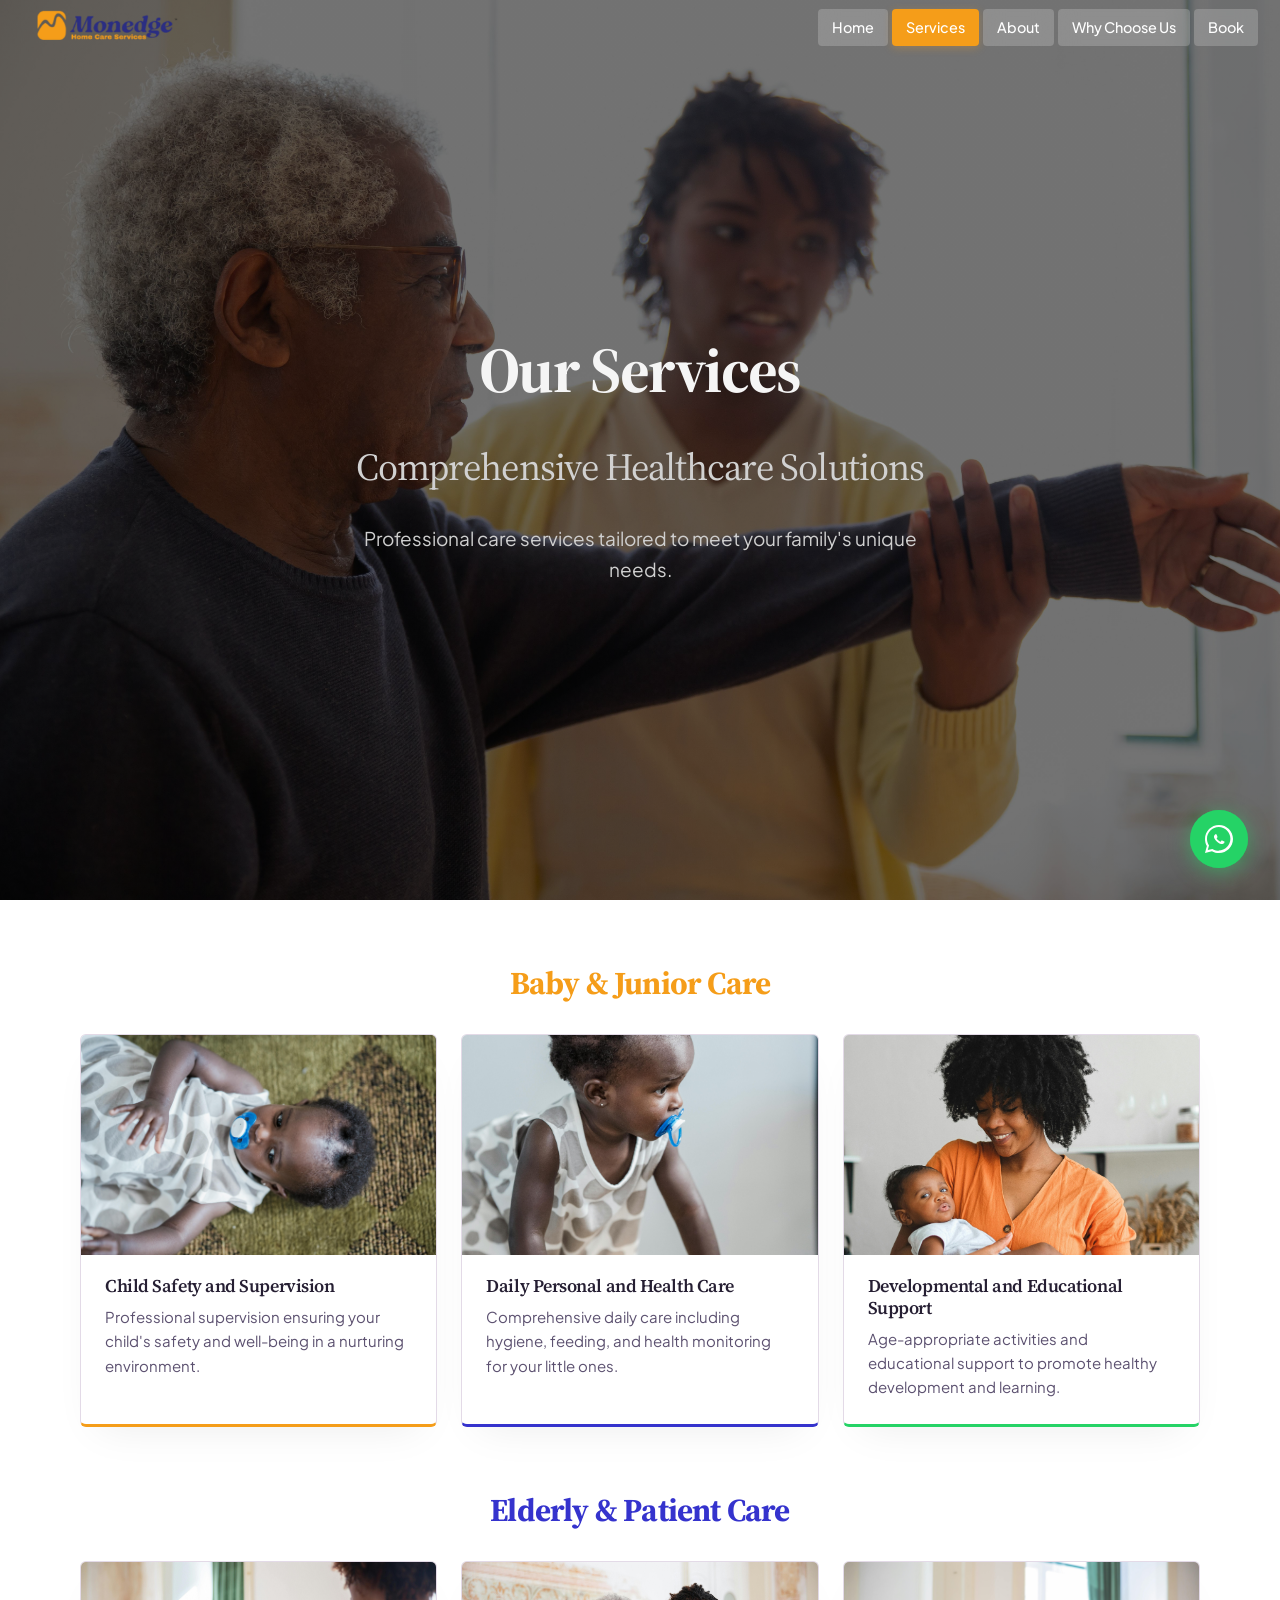
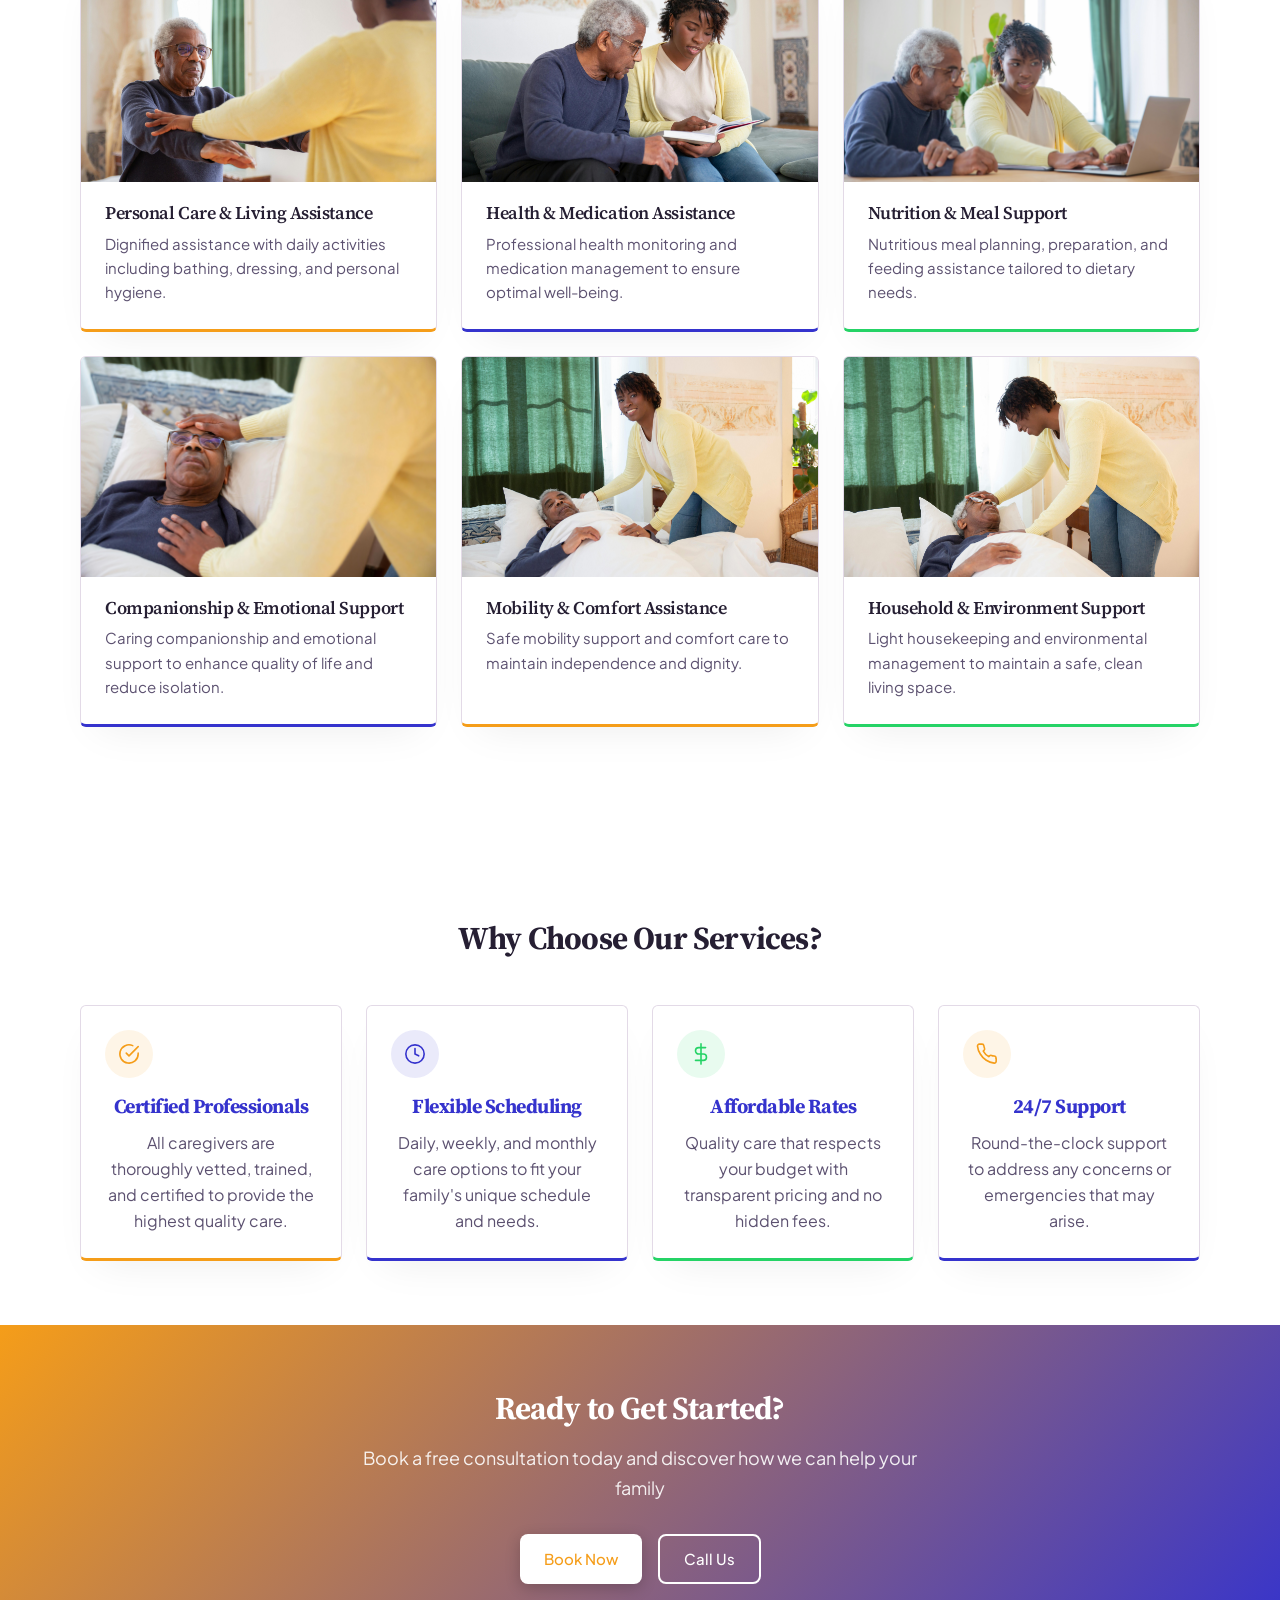
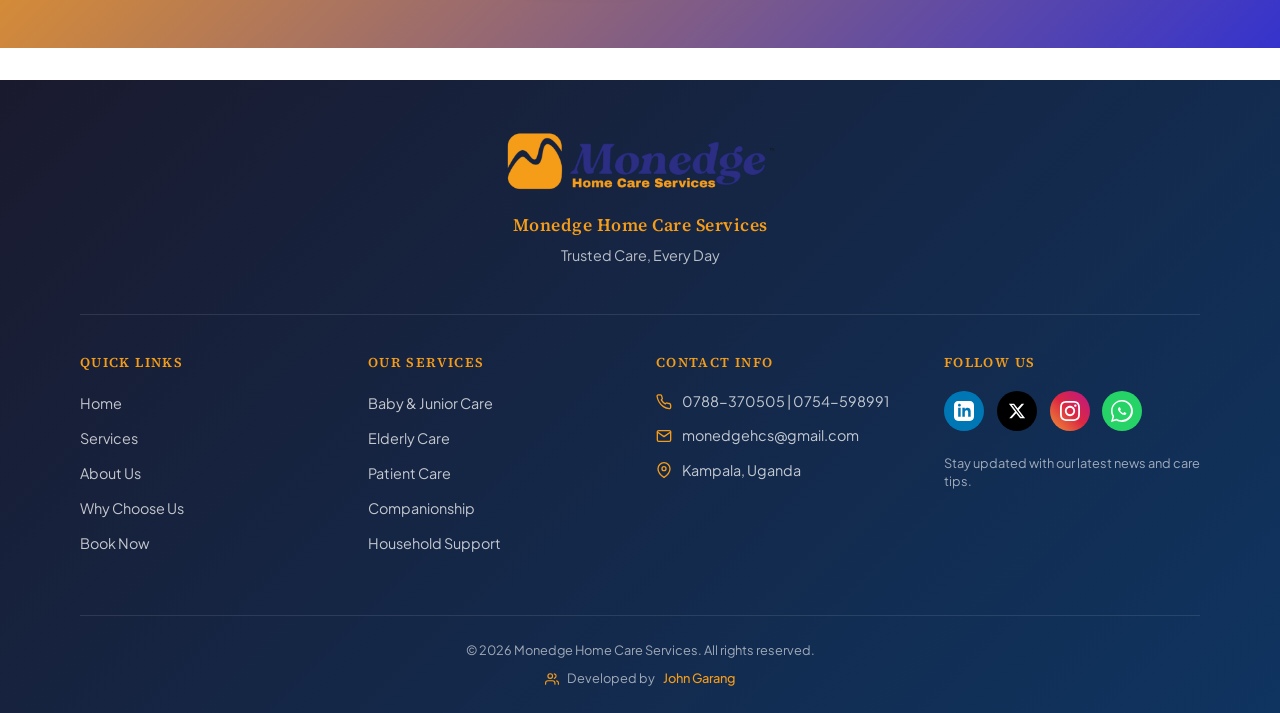
<file: services.html>
<!DOCTYPE html>
<html lang="en">
<head>
    <meta charset="UTF-8">
    <meta name="viewport" content="width=device-width, initial-scale=1.0">
    <title>Our Services - Monedge Home Care Services</title>
    <meta name="description" content="Comprehensive home healthcare services including baby care, elderly care, patient care, and personalized support for your family.">
    <link rel="canonical" href="https://www.monedgehcs.com/services">
    <meta property="og:type" content="website">
    <meta property="og:url" content="https://www.monedgehcs.com/services">
    <meta property="og:title" content="Our Services - Monedge Home Care Services">
    <meta property="og:description" content="Comprehensive home healthcare services including baby care, elderly care, patient care, and personalized support for your family.">
    <meta property="og:image" content="https://www.monedgehcs.com/Pictures/services%20heroe.jpg">
    <meta property="og:image:alt" content="Home care services – baby care, elderly care and patient care in Uganda">
    <meta property="og:site_name" content="Monedge Home Care Services">
    <meta name="twitter:card" content="summary_large_image">
    <meta name="twitter:title" content="Our Services - Monedge Home Care Services">
    <meta name="twitter:description" content="Baby care, elderly care, patient care and more – professional home healthcare in Uganda.">
    <meta name="twitter:image" content="https://www.monedgehcs.com/Pictures/services%20heroe.jpg">
    <link rel="icon" type="image/png" href="Pictures/Monedge Favicon.png">
    <link rel="stylesheet" href="css/style.css">
</head>
<body>
    <div id="header-placeholder"></div>
    <script>
        fetch('header.html')
            .then(response => response.text())
            .then(data => {
                document.getElementById('header-placeholder').innerHTML = data;
                
                setTimeout(() => {
                    const navbar = document.querySelector('.navbar');
                    if (navbar) {
                        window.addEventListener('scroll', function() {
                            if (window.scrollY > 50) {
                                navbar.classList.add('scrolled');
                            } else {
                                navbar.classList.remove('scrolled');
                            }
                        });
                        
                        const currentPage = window.location.pathname;
                        document.querySelectorAll('.nav-link').forEach(link => {
                            const href = link.getAttribute('href');
                            if ((currentPage === '/' || currentPage === '/index.html') && href === '/') {
                                link.classList.add('active');
                            } else if (href !== '/' && currentPage.includes(href)) {
                                link.classList.add('active');
                            }
                        });
                        
                        // Mobile nav
                        const navToggle = document.getElementById('nav-toggle');
                        const navMenu = document.getElementById('nav-menu');
                        if (navToggle && navMenu) {
                            navToggle.addEventListener('click', function() {
                                navMenu.classList.toggle('active');
                                navToggle.classList.toggle('active');
                            });
                            document.querySelectorAll('.nav-link').forEach(link => {
                                link.addEventListener('click', function() {
                                    navMenu.classList.remove('active');
                                    navToggle.classList.remove('active');
                                });
                            });
                        }
                    }
                }, 100);
            })
            .then(() => {
                const script = document.createElement('script');
                script.src = 'js/main.js';
                document.body.appendChild(script);
            });
    </script>

    <!-- Hero Section -->
    <section class="hero" style="background: linear-gradient(rgba(0, 0, 0, 0.55), rgba(0, 0, 0, 0.55)), url('Pictures/services heroe.jpg'); background-size: cover; background-position: center;">
        <div class="hero-content">
            <h1>Our Services</h1>
            <p class="tagline">Comprehensive Healthcare Solutions</p>
            <p class="mission">Professional care services tailored to meet your family's unique needs.</p>
        </div>
    </section>

    <!-- Baby / Junior Care Section -->
    <section class="services">
        <div class="container">
            <div class="service-category">
                <h2 style="text-align: center; margin-bottom: 2rem; color: var(--color-primary);">Baby & Junior Care</h2>
                <div class="categories-grid">
                    <div class="category-card">
                        <div class="category-image">
                            <img src="Pictures/Baby care 1.jpg" alt="Child safety">
                        </div>
                        <div class="category-content">
                            <h4>Child Safety and Supervision</h4>
                            <p>Professional supervision ensuring your child's safety and well-being in a nurturing environment.</p>
                        </div>
                    </div>
                    <div class="category-card">
                        <div class="category-image">
                            <img src="Pictures/Baby care 2.jpg" alt="Daily care">
                        </div>
                        <div class="category-content">
                            <h4>Daily Personal and Health Care</h4>
                            <p>Comprehensive daily care including hygiene, feeding, and health monitoring for your little ones.</p>
                        </div>
                    </div>
                    <div class="category-card">
                        <div class="category-image">
                            <img src="Pictures/Baby care 3.jpg" alt="Educational support">
                        </div>
                        <div class="category-content">
                            <h4>Developmental and Educational Support</h4>
                            <p>Age-appropriate activities and educational support to promote healthy development and learning.</p>
                        </div>
                    </div>
                </div>
            </div>

            <!-- Elderly and Patient Care Section -->
            <div class="service-category">
                <h2 style="text-align: center; margin-bottom: 2rem; color: var(--color-secondary);">Elderly & Patient Care</h2>
                <div class="categories-grid">
                    <div class="category-card">
                        <div class="category-image">
                            <img src="Pictures/Elderly Care 1.jpg" alt="Personal care">
                        </div>
                        <div class="category-content">
                            <h4>Personal Care & Living Assistance</h4>
                            <p>Dignified assistance with daily activities including bathing, dressing, and personal hygiene.</p>
                        </div>
                    </div>
                    <div class="category-card">
                        <div class="category-image">
                            <img src="Pictures/Elderly Care 2.jpg" alt="Health assistance">
                        </div>
                        <div class="category-content">
                            <h4>Health & Medication Assistance</h4>
                            <p>Professional health monitoring and medication management to ensure optimal well-being.</p>
                        </div>
                    </div>
                    <div class="category-card">
                        <div class="category-image">
                            <img src="Pictures/Elderly Care 3.jpg" alt="Nutrition support">
                        </div>
                        <div class="category-content">
                            <h4>Nutrition & Meal Support</h4>
                            <p>Nutritious meal planning, preparation, and feeding assistance tailored to dietary needs.</p>
                        </div>
                    </div>
                    <div class="category-card">
                        <div class="category-image">
                            <img src="Pictures/Elderly Care 4.jpg" alt="Companionship">
                        </div>
                        <div class="category-content">
                            <h4>Companionship & Emotional Support</h4>
                            <p>Caring companionship and emotional support to enhance quality of life and reduce isolation.</p>
                        </div>
                    </div>
                    <div class="category-card">
                        <div class="category-image">
                            <img src="Pictures/Elderly Care 5.jpg" alt="Mobility assistance">
                        </div>
                        <div class="category-content">
                            <h4>Mobility & Comfort Assistance</h4>
                            <p>Safe mobility support and comfort care to maintain independence and dignity.</p>
                        </div>
                    </div>
                    <div class="category-card">
                        <div class="category-image">
                            <img src="Pictures/Elderly Care 6.jpg" alt="Household support">
                        </div>
                        <div class="category-content">
                            <h4>Household & Environment Support</h4>
                            <p>Light housekeeping and environmental management to maintain a safe, clean living space.</p>
                        </div>
                    </div>
                </div>
            </div>
        </div>
    </section>

    <!-- CTA Section - Why Choose Our Services -->
    <section class="why-choose">
        <div class="container">
            <h2 class="section-title">Why Choose Our Services?</h2>
            <div class="features-grid">
                <div class="feature-card">
                    <div style="width: 48px; height: 48px; background: rgba(245,157,25,0.1); border-radius: 50%; display: flex; align-items: center; justify-content: center; margin-bottom: 1rem;">
                        <svg width="22" height="22" viewBox="0 0 24 24" fill="none" stroke="var(--color-primary)" stroke-width="1.75" stroke-linecap="round" stroke-linejoin="round"><path d="M22 11.08V12a10 10 0 1 1-5.93-9.14"/><polyline points="22 4 12 14.01 9 11.01"/></svg>
                    </div>
                    <h3>Certified Professionals</h3>
                    <p>All caregivers are thoroughly vetted, trained, and certified to provide the highest quality care.</p>
                </div>
                <div class="feature-card">
                    <div style="width: 48px; height: 48px; background: rgba(53,51,205,0.1); border-radius: 50%; display: flex; align-items: center; justify-content: center; margin-bottom: 1rem;">
                        <svg width="22" height="22" viewBox="0 0 24 24" fill="none" stroke="var(--color-secondary)" stroke-width="1.75" stroke-linecap="round" stroke-linejoin="round"><circle cx="12" cy="12" r="10"/><polyline points="12 6 12 12 16 14"/></svg>
                    </div>
                    <h3>Flexible Scheduling</h3>
                    <p>Daily, weekly, and monthly care options to fit your family's unique schedule and needs.</p>
                </div>
                <div class="feature-card">
                    <div style="width: 48px; height: 48px; background: rgba(37,211,102,0.1); border-radius: 50%; display: flex; align-items: center; justify-content: center; margin-bottom: 1rem;">
                        <svg width="22" height="22" viewBox="0 0 24 24" fill="none" stroke="var(--color-accent)" stroke-width="1.75" stroke-linecap="round" stroke-linejoin="round"><line x1="12" y1="1" x2="12" y2="23"/><path d="M17 5H9.5a3.5 3.5 0 0 0 0 7h5a3.5 3.5 0 0 1 0 7H6"/></svg>
                    </div>
                    <h3>Affordable Rates</h3>
                    <p>Quality care that respects your budget with transparent pricing and no hidden fees.</p>
                </div>
                <div class="feature-card">
                    <div style="width: 48px; height: 48px; background: rgba(245,157,25,0.1); border-radius: 50%; display: flex; align-items: center; justify-content: center; margin-bottom: 1rem;">
                        <svg width="22" height="22" viewBox="0 0 24 24" fill="none" stroke="var(--color-primary)" stroke-width="1.75" stroke-linecap="round" stroke-linejoin="round"><path d="M22 16.92v3a2 2 0 0 1-2.18 2 19.79 19.79 0 0 1-8.63-3.07A19.5 19.5 0 0 1 4.69 12a19.79 19.79 0 0 1-3.07-8.67A2 2 0 0 1 3.6 1.27h3a2 2 0 0 1 2 1.72c.127.96.361 1.903.7 2.81a2 2 0 0 1-.45 2.11L7.91 8.91a16 16 0 0 0 6 6l.91-.91a2 2 0 0 1 2.11-.45c.907.339 1.85.573 2.81.7A2 2 0 0 1 21.73 16.92z"/></svg>
                    </div>
                    <h3>24/7 Support</h3>
                    <p>Round-the-clock support to address any concerns or emergencies that may arise.</p>
                </div>
            </div>
        </div>
    </section>

    <!-- CTA Section -->
    <section class="cta-section" style="background: linear-gradient(135deg, var(--color-primary) 0%, var(--color-secondary) 100%); padding: 4rem 0; text-align: center;">
        <div class="container">
            <h2 style="color: white; margin-bottom: 1rem;">Ready to Get Started?</h2>
            <p style="color: rgba(255,255,255,0.9); font-size: 1.125rem; margin-bottom: 2rem; max-width: 600px; margin-left: auto; margin-right: auto;">Book a free consultation today and discover how we can help your family</p>
            <div class="hero-buttons" style="justify-content: center;">
                <a href="book.html" class="btn" style="background: white; color: var(--color-primary); border: none; box-shadow: 0 4px 15px rgba(0,0,0,0.2);">Book Now</a>
                <a href="tel:0788370505" class="btn" style="background: transparent; color: white; border: 2px solid white;">Call Us</a>
            </div>
        </div>
    </section>

    <div id="footer-placeholder"></div>
    <script>fetch('footer.html').then(response => response.text()).then(data => document.getElementById('footer-placeholder').innerHTML = data);</script>
</body>
</html>
</file>
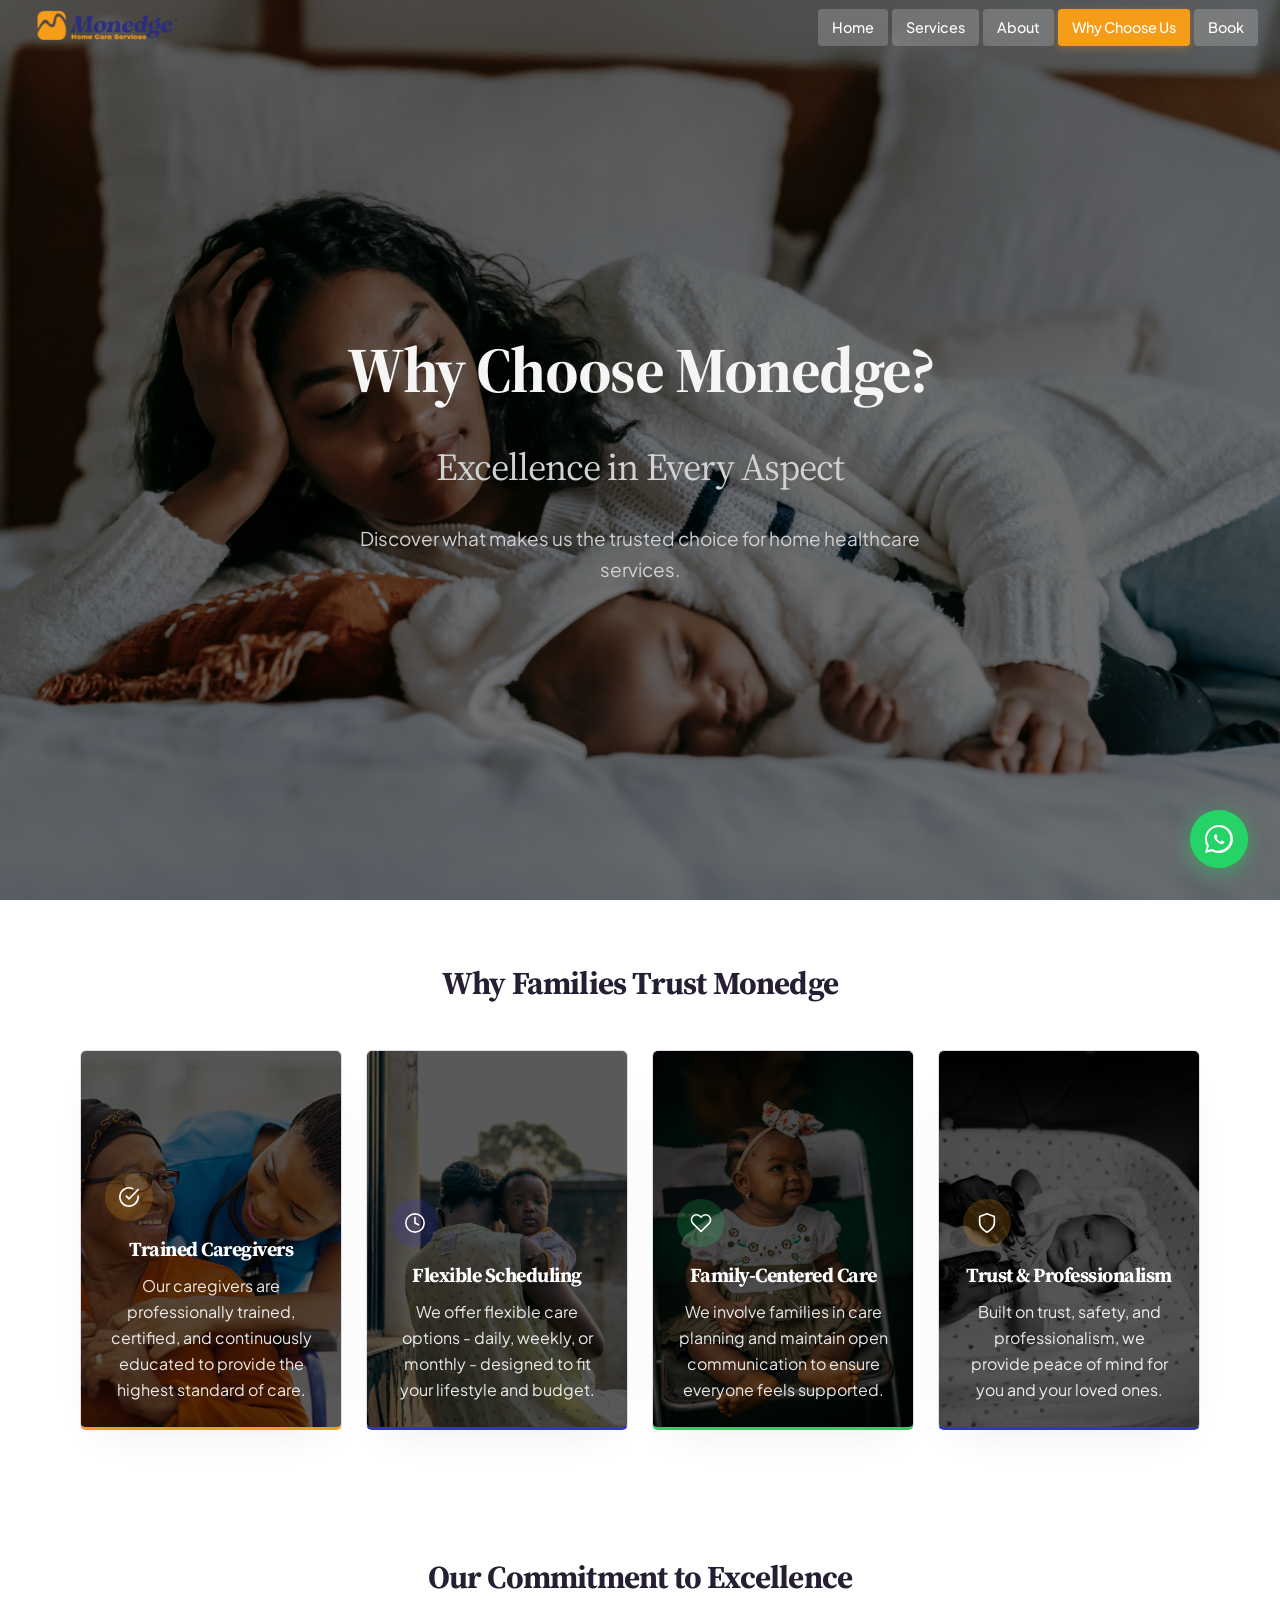
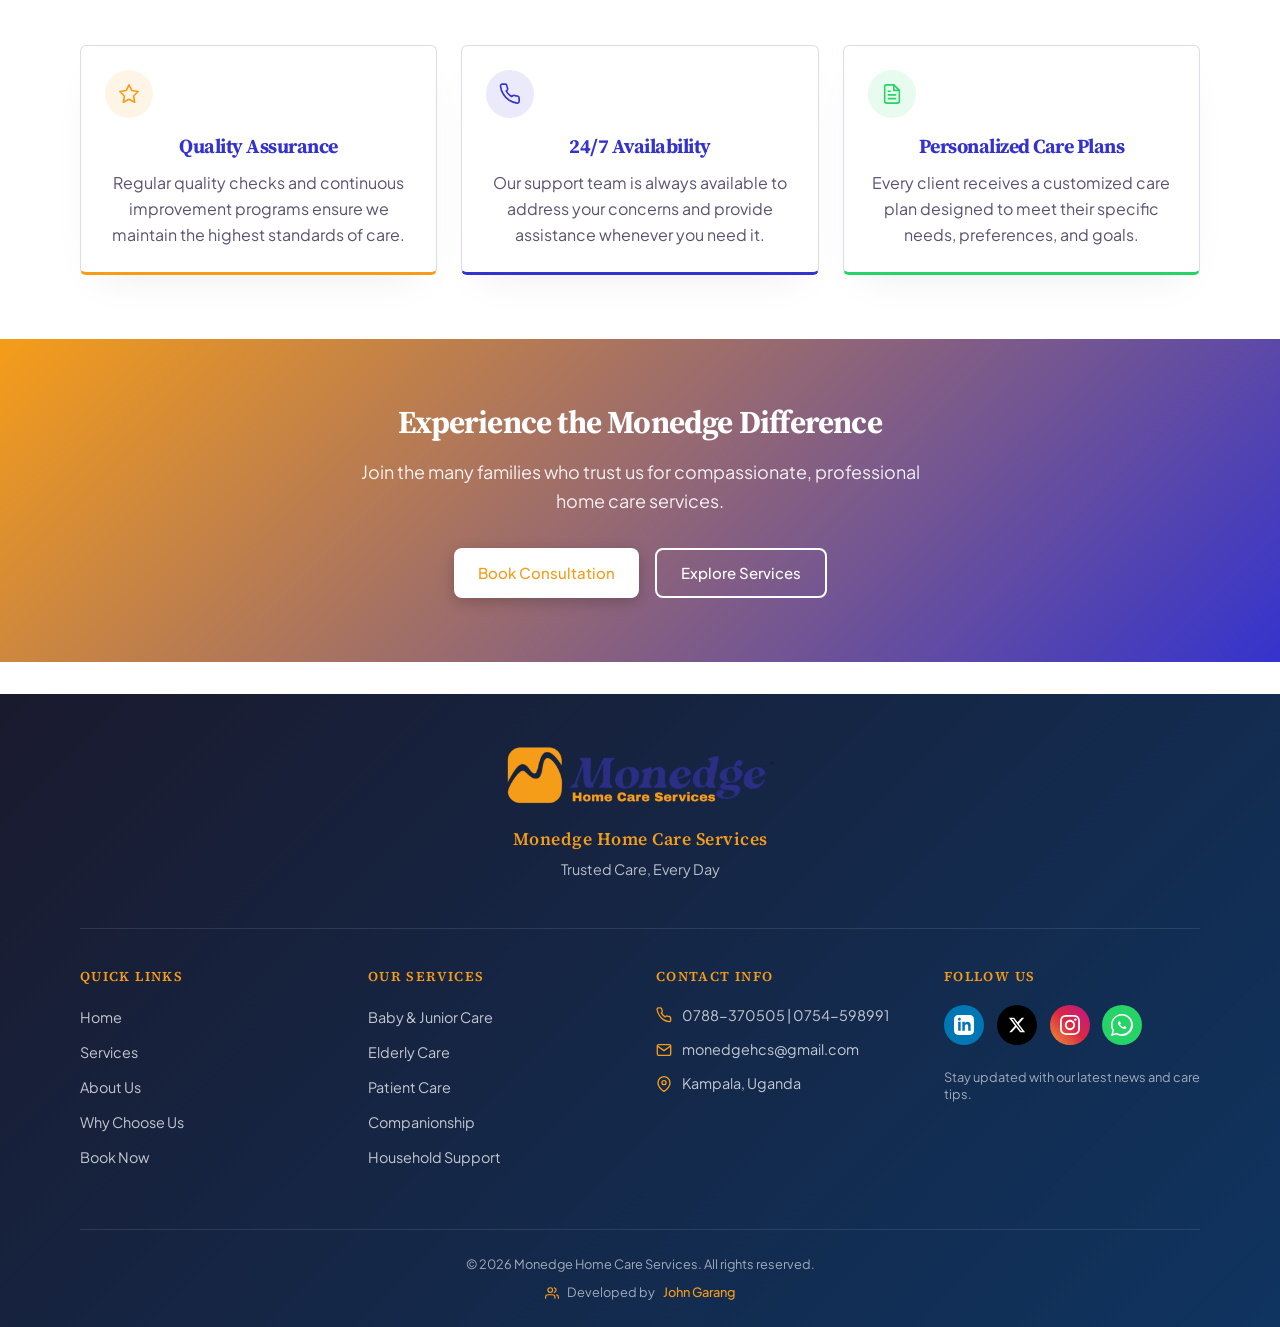
<file: why-choose.html>
<!DOCTYPE html>
<html lang="en">
<head>
    <meta charset="UTF-8">
    <meta name="viewport" content="width=device-width, initial-scale=1.0">
    <title>Why Choose Us - Monedge Home Care Services</title>
    <meta name="description" content="Discover why families trust Monedge Home Care for professional, compassionate, and reliable home healthcare services.">
    <link rel="canonical" href="https://www.monedgehcs.com/why-choose">
    <meta property="og:type" content="website">
    <meta property="og:url" content="https://www.monedgehcs.com/why-choose">
    <meta property="og:title" content="Why Choose Us - Monedge Home Care Services">
    <meta property="og:description" content="Discover why families trust Monedge Home Care for professional, compassionate, and reliable home healthcare services.">
    <meta property="og:image" content="https://www.monedgehcs.com/Pictures/why%20choose%20us.jpg">
    <meta property="og:image:alt" content="Why choose Monedge Home Care – trusted caregivers in Uganda">
    <meta property="og:site_name" content="Monedge Home Care Services">
    <meta name="twitter:card" content="summary_large_image">
    <meta name="twitter:title" content="Why Choose Us - Monedge Home Care Services">
    <meta name="twitter:description" content="Certified caregivers, flexible scheduling, and 24/7 support – discover the Monedge difference.">
    <meta name="twitter:image" content="https://www.monedgehcs.com/Pictures/why%20choose%20us.jpg">
    <link rel="icon" type="image/png" href="Pictures/Monedge Favicon.png">
    <link rel="stylesheet" href="css/style.css">
</head>
<body>
    <div id="header-placeholder"></div>
    <script>
        fetch('header.html')
            .then(response => response.text())
            .then(data => {
                document.getElementById('header-placeholder').innerHTML = data;
                
                setTimeout(() => {
                    const navbar = document.querySelector('.navbar');
                    if (navbar) {
                        window.addEventListener('scroll', function() {
                            if (window.scrollY > 50) {
                                navbar.classList.add('scrolled');
                            } else {
                                navbar.classList.remove('scrolled');
                            }
                        });
                        
                        const currentPage = window.location.pathname;
                        document.querySelectorAll('.nav-link').forEach(link => {
                            const href = link.getAttribute('href');
                            if ((currentPage === '/' || currentPage === '/index.html') && href === '/') {
                                link.classList.add('active');
                            } else if (href !== '/' && currentPage.includes(href)) {
                                link.classList.add('active');
                            }
                        });
                        
                        // Mobile nav
                        const navToggle = document.getElementById('nav-toggle');
                        const navMenu = document.getElementById('nav-menu');
                        if (navToggle && navMenu) {
                            navToggle.addEventListener('click', function() {
                                navMenu.classList.toggle('active');
                                navToggle.classList.toggle('active');
                            });
                            document.querySelectorAll('.nav-link').forEach(link => {
                                link.addEventListener('click', function() {
                                    navMenu.classList.remove('active');
                                    navToggle.classList.remove('active');
                                });
                            });
                        }
                    }
                }, 100);
            })
            .then(() => {
                const script = document.createElement('script');
                script.src = 'js/main.js';
                document.body.appendChild(script);
            });
    </script>

    <!-- Hero Section -->
    <section class="hero" style="background: linear-gradient(rgba(0, 0, 0, 0.55), rgba(0, 0, 0, 0.55)), url('Pictures/why choose us.jpg'); background-size: cover; background-position: center;">
        <div class="hero-content">
            <h1>Why Choose Monedge?</h1>
            <p class="tagline">Excellence in Every Aspect</p>
            <p class="mission">Discover what makes us the trusted choice for home healthcare services.</p>
        </div>
    </section>

    <!-- Why Choose Us Section -->
    <section class="why-choose" style="background: hsl(var(--background));">
        <div class="container">
            <h2 class="section-title">Why Families Trust Monedge</h2>
            <div class="features-grid">
                <div class="feature-card" style="background: linear-gradient(rgba(0, 0, 0, 0.65), rgba(0, 0, 0, 0.65)), url('Pictures/black african nurse and elder.jpg'); background-size: cover; background-position: center; color: white; min-height: 380px; display: flex; flex-direction: column; justify-content: flex-end;">
                    <div style="width: 48px; height: 48px; background: rgba(245,157,25,0.2); border-radius: 50%; display: flex; align-items: center; justify-content: center; margin-bottom: 1rem;">
                        <svg width="22" height="22" viewBox="0 0 24 24" fill="none" stroke="white" stroke-width="1.75" stroke-linecap="round" stroke-linejoin="round"><path d="M22 11.08V12a10 10 0 1 1-5.93-9.14"/><polyline points="22 4 12 14.01 9 11.01"/></svg>
                    </div>
                    <h3 style="color: white;">Trained Caregivers</h3>
                    <p style="color: rgba(255,255,255,0.9);">Our caregivers are professionally trained, certified, and continuously educated to provide the highest standard of care.</p>
                </div>
                <div class="feature-card" style="background: linear-gradient(rgba(0, 0, 0, 0.65), rgba(0, 0, 0, 0.65)), url('Pictures/Baby care 5.jpg'); background-size: cover; background-position: center; color: white; min-height: 380px; display: flex; flex-direction: column; justify-content: flex-end;">
                    <div style="width: 48px; height: 48px; background: rgba(53,51,205,0.2); border-radius: 50%; display: flex; align-items: center; justify-content: center; margin-bottom: 1rem;">
                        <svg width="22" height="22" viewBox="0 0 24 24" fill="none" stroke="white" stroke-width="1.75" stroke-linecap="round" stroke-linejoin="round"><circle cx="12" cy="12" r="10"/><polyline points="12 6 12 12 16 14"/></svg>
                    </div>
                    <h3 style="color: white;">Flexible Scheduling</h3>
                    <p style="color: rgba(255,255,255,0.9);">We offer flexible care options - daily, weekly, or monthly - designed to fit your lifestyle and budget.</p>
                </div>
                <div class="feature-card" style="background: linear-gradient(rgba(0, 0, 0, 0.65), rgba(0, 0, 0, 0.65)), url('Pictures/Baby care 6.jpg'); background-size: cover; background-position: center; color: white; min-height: 380px; display: flex; flex-direction: column; justify-content: flex-end;">
                    <div style="width: 48px; height: 48px; background: rgba(37,211,102,0.2); border-radius: 50%; display: flex; align-items: center; justify-content: center; margin-bottom: 1rem;">
                        <svg width="22" height="22" viewBox="0 0 24 24" fill="none" stroke="white" stroke-width="1.75" stroke-linecap="round" stroke-linejoin="round"><path d="M20.84 4.61a5.5 5.5 0 0 0-7.78 0L12 5.67l-1.06-1.06a5.5 5.5 0 0 0-7.78 7.78l1.06 1.06L12 21.23l7.78-7.78 1.06-1.06a5.5 5.5 0 0 0 0-7.78z"/></svg>
                    </div>
                    <h3 style="color: white;">Family-Centered Care</h3>
                    <p style="color: rgba(255,255,255,0.9);">We involve families in care planning and maintain open communication to ensure everyone feels supported.</p>
                </div>
                <div class="feature-card" style="background: linear-gradient(rgba(0, 0, 0, 0.65), rgba(0, 0, 0, 0.65)), url('Pictures/Baby care 7.jpg'); background-size: cover; background-position: center; color: white; min-height: 380px; display: flex; flex-direction: column; justify-content: flex-end;">
                    <div style="width: 48px; height: 48px; background: rgba(245,157,25,0.2); border-radius: 50%; display: flex; align-items: center; justify-content: center; margin-bottom: 1rem;">
                        <svg width="22" height="22" viewBox="0 0 24 24" fill="none" stroke="white" stroke-width="1.75" stroke-linecap="round" stroke-linejoin="round"><path d="M12 22s8-4 8-10V5l-8-3-8 3v7c0 6 8 10 8 10z"/></svg>
                    </div>
                    <h3 style="color: white;">Trust & Professionalism</h3>
                    <p style="color: rgba(255,255,255,0.9);">Built on trust, safety, and professionalism, we provide peace of mind for you and your loved ones.</p>
                </div>
            </div>
        </div>
    </section>

    <!-- Additional Benefits Section -->
    <section class="services" style="background: hsl(var(--background));">
        <div class="container">
            <h2 class="section-title">Our Commitment to Excellence</h2>
            <div class="features-grid">
                <div class="feature-card">
                    <div style="width: 48px; height: 48px; background: rgba(245,157,25,0.1); border-radius: 50%; display: flex; align-items: center; justify-content: center; margin-bottom: 1rem;">
                        <svg width="22" height="22" viewBox="0 0 24 24" fill="none" stroke="var(--color-primary)" stroke-width="1.75" stroke-linecap="round" stroke-linejoin="round"><polygon points="12 2 15.09 8.26 22 9.27 17 14.14 18.18 21.02 12 17.77 5.82 21.02 7 14.14 2 9.27 8.91 8.26 12 2"/></svg>
                    </div>
                    <h3>Quality Assurance</h3>
                    <p>Regular quality checks and continuous improvement programs ensure we maintain the highest standards of care.</p>
                </div>
                <div class="feature-card">
                    <div style="width: 48px; height: 48px; background: rgba(53,51,205,0.1); border-radius: 50%; display: flex; align-items: center; justify-content: center; margin-bottom: 1rem;">
                        <svg width="22" height="22" viewBox="0 0 24 24" fill="none" stroke="var(--color-secondary)" stroke-width="1.75" stroke-linecap="round" stroke-linejoin="round"><path d="M22 16.92v3a2 2 0 0 1-2.18 2 19.79 19.79 0 0 1-8.63-3.07A19.5 19.5 0 0 1 4.69 12a19.79 19.79 0 0 1-3.07-8.67A2 2 0 0 1 3.6 1.27h3a2 2 0 0 1 2 1.72c.127.96.361 1.903.7 2.81a2 2 0 0 1-.45 2.11L7.91 8.91a16 16 0 0 0 6 6l.91-.91a2 2 0 0 1 2.11-.45c.907.339 1.85.573 2.81.7A2 2 0 0 1 21.73 16.92z"/></svg>
                    </div>
                    <h3>24/7 Availability</h3>
                    <p>Our support team is always available to address your concerns and provide assistance whenever you need it.</p>
                </div>
                <div class="feature-card">
                    <div style="width: 48px; height: 48px; background: rgba(37,211,102,0.1); border-radius: 50%; display: flex; align-items: center; justify-content: center; margin-bottom: 1rem;">
                        <svg width="22" height="22" viewBox="0 0 24 24" fill="none" stroke="var(--color-accent)" stroke-width="1.75" stroke-linecap="round" stroke-linejoin="round"><path d="M14 2H6a2 2 0 0 0-2 2v16a2 2 0 0 0 2 2h12a2 2 0 0 0 2-2V8z"/><polyline points="14 2 14 8 20 8"/><line x1="16" y1="13" x2="8" y2="13"/><line x1="16" y1="17" x2="8" y2="17"/><polyline points="10 9 9 9 8 9"/></svg>
                    </div>
                    <h3>Personalized Care Plans</h3>
                    <p>Every client receives a customized care plan designed to meet their specific needs, preferences, and goals.</p>
                </div>
            </div>
        </div>
    </section>

    <!-- CTA Section -->
    <section class="cta-section" style="background: linear-gradient(135deg, var(--color-primary) 0%, var(--color-secondary) 100%); padding: 4rem 0; text-align: center;">
        <div class="container">
            <h2 style="color: white; margin-bottom: 1rem;">Experience the Monedge Difference</h2>
            <p style="color: rgba(255,255,255,0.9); font-size: 1.125rem; margin-bottom: 2rem; max-width: 600px; margin-left: auto; margin-right: auto;">Join the many families who trust us for compassionate, professional home care services.</p>
            <div class="hero-buttons" style="justify-content: center;">
                <a href="book.html" class="btn" style="background: white; color: var(--color-primary); border: none; box-shadow: 0 4px 15px rgba(0,0,0,0.2);">Book Consultation</a>
                <a href="services.html" class="btn" style="background: transparent; color: white; border: 2px solid white;">Explore Services</a>
            </div>
        </div>
    </section>

    <div id="footer-placeholder"></div>
    <script>fetch('footer.html').then(response => response.text()).then(data => document.getElementById('footer-placeholder').innerHTML = data);</script>
</body>
</html>
</file>
<file: css/style.css>
/* ============================================================
   FONTS (from sample)
   ============================================================ */
@import url('https://fonts.googleapis.com/css2?family=Plus+Jakarta+Sans:wght@400;500;600;700;800&family=Source+Serif+4:wght@400;500;600;700&display=swap');

/* ============================================================
   RESET & BASE (from sample styling)
   ============================================================ */
*, *::before, *::after {
    margin: 0;
    padding: 0;
    box-sizing: border-box;
}

/* ============================================================
   CSS VARIABLES - YOUR COLORS PRESERVED
   ============================================================ */
:root {
    /* Your original colors */
    --color-primary:   #f59d19;
    --color-secondary: #3533cd;
    --color-accent:    #25d366;
    --color-dark:      #1a1a2e;
    --color-text:      #333;
    --color-muted:     #666;
    --color-bg:        #f8f9fa;
    --color-white:     #ffffff;
    
    /* Typography variables from sample */
    --background: 0 0% 100%;
    --foreground: 260 24% 16%;
    --muted: 280 28% 94%;
    --muted-foreground: 260 16% 38%;
    --card: 0 0% 100%;
    --card-foreground: 260 24% 16%;
    --border: 280 22% 88%;
    --radius: 0.75rem;
    
    /* Shadows from sample */
    --shadow-soft: 0 16px 40px -20px rgba(0,0,0,0.08);
    --shadow-card: 0 18px 40px -18px rgba(0,0,0,0.08);
    --shadow-elevated: 0 28px 70px -28px rgba(0,0,0,0.12);
    
    /* Your original radii */
    --radius-sm: 0.25rem;
    --radius-md: 0.375rem;
    --radius-lg: 0.5rem;
    --radius-pill: 0.5rem;
    
    /* Your original transitions */
    --transition: all 0.2s ease;
}

html {
    scroll-behavior: smooth;
    font-size: 16px;
}

body {
    font-family: 'Plus Jakarta Sans', system-ui, -apple-system, BlinkMacSystemFont, 'Segoe UI', Roboto, Helvetica, Arial, sans-serif;
    font-size: 1rem;
    line-height: 1.5;
    color: hsl(var(--foreground));
    background: hsl(var(--background));
    -webkit-font-smoothing: antialiased;
}

/* ============================================================
   TYPOGRAPHY (from sample)
   ============================================================ */
h1, h2, h3, h4, h5, h6 {
    font-family: 'Source Serif 4', Georgia, serif;
    font-weight: 700;
    letter-spacing: -0.025em;
    line-height: 1.2;
    margin-bottom: 0.5em;
    color: hsl(var(--foreground));
}

h1 { font-size: 2.5rem; }
h2 { font-size: 2rem; }
h3 { font-size: 1.5rem; }
h4 { font-size: 1.25rem; }
h5 { font-size: 1.125rem; }
h6 { font-size: 1rem; }

p {
    font-size: 1rem;
    line-height: 1.625;
    margin-bottom: 1em;
    color: hsl(var(--muted-foreground));
}

small, .text-sm {
    font-size: 0.875rem;
    line-height: 1.25rem;
}

/* Utility text classes from sample */
.text-muted-foreground {
    color: hsl(var(--muted-foreground));
}

.text-foreground {
    color: hsl(var(--foreground));
}

/* ============================================================
   LAYOUT (from sample)
   ============================================================ */
.container {
    width: 100%;
    margin-right: auto;
    margin-left: auto;
    padding-right: 1.5rem;
    padding-left: 1.5rem;
}

@media (min-width: 640px) {
    .container {
        max-width: 640px;
    }
}

@media (min-width: 768px) {
    .container {
        max-width: 768px;
    }
}

@media (min-width: 1024px) {
    .container {
        max-width: 1024px;
    }
}

@media (min-width: 1200px) {
    .container {
        max-width: 1200px;
        padding-right: 2.5rem;
        padding-left: 2.5rem;
    }
}

section {
    padding-top: 4rem;
    padding-bottom: 4rem;
    background: #ffffff;
}

/* ============================================================
   NAVIGATION (preserved with sample typography)
   ============================================================ */
.navbar {
    position: fixed;
    top: 0;
    left: 0;
    right: 0;
    width: 100%;
    background: transparent;
    z-index: 9999;
    transition: var(--transition);
}

.navbar.scrolled {
    background: rgba(255,255,255,0.98);
    backdrop-filter: blur(20px);
    box-shadow: var(--shadow-soft);
}

.navbar.scrolled .nav-logo h2 { color: var(--color-primary); }

.nav-container {
    max-width: 1400px;
    margin: 0 auto;
    padding: 0.469rem 1.406rem;
    display: flex;
    align-items: center;
    justify-content: space-between;
    gap: 2rem;
    min-height: 45px;
}

.nav-logo img {
    height: 34px;
    width: auto;
    transition: var(--transition);
}

.nav-logo h2 {
    font-family: 'Source Serif 4', Georgia, serif;
    font-size: 1.5rem;
    font-weight: 700;
    letter-spacing: -0.025em;
    color: white;
    transition: var(--transition);
}

.nav-menu {
    display: flex;
    list-style: none;
    gap: 0.25rem;
    margin: 0;
    margin-left: auto;
    padding: 0;
    align-items: center;
}

.nav-link {
    padding: 0.375rem 0.75rem;
    color: white;
    text-decoration: none;
    font-weight: 500;
    font-size: 0.9rem;
    display: inline-flex;
    align-items: center;
    border-radius: var(--radius-sm);
    transition: var(--transition);
    border: 2px solid transparent;
    background: rgba(255,255,255,0.2);
    backdrop-filter: blur(10px);
    min-height: 33px;
}

.nav-link:hover,
.nav-link.active {
    color: white;
    background: var(--color-primary);
    box-shadow: 0 2px 8px rgba(245,157,25,0.3);
}

.nav-link.active:hover {
    background: var(--color-secondary);
    box-shadow: 0 2px 8px rgba(53,51,205,0.3);
}

.navbar.scrolled .nav-link {
    color: hsl(var(--foreground));
    background: rgba(0,0,0,0.06);
}

.navbar.scrolled .nav-link:hover,
.navbar.scrolled .nav-link.active {
    color: white;
    background: var(--color-primary);
    box-shadow: 0 2px 8px rgba(245,157,25,0.3);
}

.navbar.scrolled .nav-link.active:hover {
    background: var(--color-secondary);
}

.nav-link:focus-visible {
    outline: 2px solid var(--color-primary);
    outline-offset: 2px;
}

.nav-toggle {
    display: none;
    flex-direction: column;
    cursor: pointer;
    padding: 0.375rem;
    min-height: 33px;
    min-width: 33px;
    align-items: center;
    justify-content: center;
}

.bar {
    width: 20px;
    height: 2px;
    background: white;
    margin: 2px 0;
    transition: var(--transition);
    border-radius: 2px;
}

.navbar.scrolled .bar { background: hsl(var(--foreground)); }

/* ============================================================
   HERO (preserved with sample typography)
   ============================================================ */
.hero {
    min-height: 100vh;
    background: linear-gradient(rgba(0,0,0,0.55), rgba(0,0,0,0.55)), url('../Pictures/Landing page heroe.jpg');
    background-size: cover;
    background-position: top center;
    background-repeat: no-repeat;
    display: flex;
    align-items: center;
    justify-content: center;
    color: white;
    text-align: center;
    padding: 6.25rem 1rem 3rem;
    position: relative;
}

.hero-content {
    max-width: 900px;
    margin: 0 auto;
    z-index: 1;
}

.hero h1 {
    font-family: 'Source Serif 4', Georgia, serif;
    font-size: clamp(2.5rem, 8vw, 4rem);
    font-weight: 700;
    letter-spacing: -0.025em;
    color: #f5f5f5;
    margin-bottom: clamp(1rem, 3vw, 2rem);
    line-height: 1.1;
}

.tagline {
    font-family: 'Source Serif 4', Georgia, serif;
    font-size: clamp(1.25rem, 4vw, 2.375rem);
    font-weight: 400;
    letter-spacing: -0.025em;
    color: #d1d1d1;
    margin-bottom: 1.5rem;
}

.mission {
    font-size: clamp(1rem, 2vw, 1.1875rem);
    font-weight: 400;
    line-height: 1.625;
    max-width: 600px;
    margin: 0 auto 2rem;
    color: #cfcfcf;
}

.hero-buttons {
    display: flex;
    justify-content: center;
    gap: 1rem;
    flex-wrap: wrap;
}

/* ============================================================
   BUTTONS (preserved)
   ============================================================ */
.btn {
    display: inline-flex;
    align-items: center;
    justify-content: center;
    padding: 0.75rem 1.5rem;
    border-radius: var(--radius-lg);
    text-decoration: none;
    font-weight: 500;
    font-size: 0.9375rem;
    transition: var(--transition);
    border: 2px solid transparent;
    cursor: pointer;
    min-height: 44px;
    white-space: nowrap;
}

.btn:focus-visible {
    outline: 2px solid var(--color-primary);
    outline-offset: 2px;
}

.btn-primary {
    background: var(--color-primary);
    color: white;
    box-shadow: 0 4px 15px rgba(245,157,25,0.3);
}

.btn-primary:hover {
    background: #d9880e;
    transform: translateY(-2px);
    box-shadow: 0 8px 25px rgba(245,157,25,0.4);
}

.btn-secondary {
    background: transparent;
    color: white;
    border-color: rgba(255,255,255,0.4);
}

.btn-secondary:hover {
    background: rgba(255,255,255,0.12);
    transform: translateY(-2px);
}

/* ============================================================
   CARDS (updated with sample shadows)
   ============================================================ */
.feature-card,
.category-card,
.service-card {
    background: hsl(var(--card));
    border-radius: var(--radius-md);
    padding: 1.5rem;
    transition: var(--transition);
    box-shadow: var(--shadow-card);
    border: 1px solid hsl(var(--border));
}

.feature-card:hover,
.category-card:hover,
.service-card:hover {
    transform: translateY(-4px);
    box-shadow: 0 20px 50px -12px rgba(0,0,0,0.18);
}

/* ============================================================
   WELCOME SECTION
   ============================================================ */
.welcome {
    background: hsl(var(--background));
}

/* ============================================================
   SERVICES SECTION
   ============================================================ */
.services {
    background: hsl(var(--background));
}

.services h2 {
    text-align: center;
    margin-bottom: 3rem;
    color: hsl(var(--foreground));
}

.service-category {
    margin-bottom: 4rem;
}

.service-category h3 {
    font-size: 1.5rem;
    font-weight: 600;
    text-align: center;
    margin-bottom: 2rem;
    color: var(--color-secondary);
}

.services-grid {
    display: grid;
    grid-template-columns: repeat(4, 1fr);
    gap: 1.5rem;
}

.categories-grid {
    display: grid;
    grid-template-columns: repeat(auto-fit, minmax(320px, 1fr));
    gap: 1.5rem;
    margin-bottom: 2rem;
}

.category-card {
    border-bottom: 3px solid var(--color-primary);
    overflow: hidden;
    padding: 0;
}

.category-card:nth-child(2n) { border-bottom-color: var(--color-secondary); }
.category-card:nth-child(3n) { border-bottom-color: var(--color-accent); }

.category-image {
    width: 100%;
    height: 220px;
    overflow: hidden;
}

.category-image img {
    width: 100%;
    height: 100%;
    object-fit: cover;
    transition: transform 0.3s ease;
}

.category-card:hover .category-image img { transform: scale(1.04); }

.category-content {
    padding: 1.25rem 1.5rem 1.5rem;
}

.category-content h4 {
    font-size: 1.125rem;
    font-weight: 600;
    margin-bottom: 0.5rem;
    color: hsl(var(--foreground));
}

.category-content p {
    color: hsl(var(--muted-foreground));
    line-height: 1.625;
    margin: 0;
    font-size: 0.9375rem;
}

.service-card {
    border-bottom: 3px solid var(--color-primary);
    text-align: center;
    position: relative;
    overflow: hidden;
}

.service-card:nth-child(2n) { border-bottom-color: var(--color-secondary); }
.service-card:nth-child(3n) { border-bottom-color: var(--color-accent); }

.service-card::before {
    content: '';
    position: absolute;
    top: 0; left: 0; right: 0;
    height: 3px;
    background: linear-gradient(90deg, var(--color-primary), var(--color-secondary));
    transform: scaleX(0);
    transition: transform 0.2s ease;
}

.service-card:hover::before { transform: scaleX(1); }

.service-icon img {
    width: 80px;
    height: 80px;
    object-fit: cover;
    border-radius: 50%;
    margin-bottom: 1rem;
    transition: var(--transition);
}

.service-card:hover .service-icon img { transform: scale(1.05); }

.service-card h4 {
    font-size: 1.125rem;
    font-weight: 600;
    margin-bottom: 0.75rem;
    color: hsl(var(--foreground));
}

.service-card p {
    color: hsl(var(--muted-foreground));
    font-size: 0.875rem;
    line-height: 1.5;
}

/* ============================================================
   ABOUT SECTION
   ============================================================ */
.about-content {
    display: grid;
    grid-template-columns: 2fr 1fr;
    gap: 4rem;
    align-items: center;
}

.about-text h2 {
    font-size: clamp(1.75rem, 3vw, 2.25rem);
    font-weight: 700;
    margin-bottom: 1.5rem;
    color: hsl(var(--foreground));
}

.about-text p {
    margin-bottom: 1.25rem;
    font-size: 1rem;
    line-height: 1.625;
    color: hsl(var(--muted-foreground));
}

.about-image img {
    width: 100%;
    height: 400px;
    object-fit: cover;
    border-radius: var(--radius-md);
    box-shadow: var(--shadow-card);
}

/* ============================================================
   WHY CHOOSE US
   ============================================================ */
.why-choose {
    background: #ffffff;
    position: relative;
    overflow: hidden;
}

.why-choose h2 {
    text-align: center;
    margin-bottom: 3rem;
    color: hsl(var(--foreground));
    position: relative;
    z-index: 2;
}

.features-grid {
    display: grid;
    grid-template-columns: repeat(auto-fit, minmax(260px, 1fr));
    gap: 1.5rem;
    position: relative;
    z-index: 2;
}

.feature-card {
    border-bottom: 3px solid var(--color-primary);
    text-align: center;
    position: relative;
    overflow: hidden;
}

.feature-card:nth-child(2n) { border-bottom-color: var(--color-secondary); }
.feature-card:nth-child(3n) { border-bottom-color: var(--color-accent); }

.feature-card::before {
    content: '';
    position: absolute;
    top: 0; left: -100%;
    width: 100%; height: 100%;
    background: linear-gradient(90deg, transparent, rgba(245,157,25,0.06), transparent);
    transition: left 0.4s ease;
}

.feature-card:hover::before { left: 100%; }

.feature-icon img {
    width: 100px;
    height: 100px;
    object-fit: cover;
    border-radius: 50%;
    margin-bottom: 1.25rem;
}

.feature-card h3 {
    font-size: 1.25rem;
    margin-bottom: 0.75rem;
    color: var(--color-secondary);
    position: relative;
    z-index: 2;
}

.feature-card p {
    color: hsl(var(--muted-foreground));
    line-height: 1.625;
    position: relative;
    z-index: 2;
    margin: 0;
}

/* ============================================================
   CONTACT / FORMS
   ============================================================ */
.contact-grid {
    display: grid;
    grid-template-columns: 1fr 1fr;
    gap: 3rem;
    align-items: start;
}

input, textarea, select {
    width: 100%;
    padding: 0.75rem 1rem;
    border: 1px solid hsl(var(--border));
    border-radius: var(--radius-sm);
    font-family: 'Plus Jakarta Sans', system-ui, sans-serif;
    font-size: 1rem;
    line-height: 1.5;
    color: hsl(var(--foreground));
    background: hsl(var(--background));
    transition: var(--transition);
}

input:focus, textarea:focus, select:focus {
    outline: none;
    border-color: var(--color-primary);
    box-shadow: 0 0 0 3px rgba(245,157,25,0.15);
}

label {
    display: block;
    font-weight: 500;
    font-size: 0.9375rem;
    margin-bottom: 0.5rem;
    color: hsl(var(--foreground));
}

/* ============================================================
   SECTION TITLE UTILITY
   ============================================================ */
.section-title {
    text-align: center;
    margin-bottom: 3rem;
    color: hsl(var(--foreground));
}

/* ============================================================
   ANIMATIONS
   ============================================================ */
@keyframes float {
    0%, 100% { transform: translateY(0); }
    50%       { transform: translateY(-10px); }
}

/* ============================================================
   RESPONSIVE — TABLET (≤1024px)
   ============================================================ */
@media (max-width: 1024px) {
    .services-grid {
        grid-template-columns: repeat(3, 1fr);
    }
}

@media (max-width: 900px) {
    .services-grid {
        grid-template-columns: repeat(2, 1fr);
    }

    .categories-grid {
        grid-template-columns: 1fr;
    }

    .about-content {
        grid-template-columns: 1fr;
        gap: 2.5rem;
    }
}

/* ============================================================
   RESPONSIVE — MOBILE (≤768px)
   ============================================================ */
@media (max-width: 768px) {
    section {
        padding-top: 2.5rem;
        padding-bottom: 2.5rem;
    }

    .container {
        padding-left: 1rem;
        padding-right: 1rem;
    }

    .nav-menu {
        position: fixed;
        left: -60%;
        top: 45px;
        flex-direction: column;
        background: hsl(var(--background));
        width: 60%;
        text-align: left;
        transition: left 0.3s ease;
        box-shadow: var(--shadow-soft);
        padding: 2rem 1.5rem;
        gap: 1rem;
        align-items: flex-start;
    }

    .nav-menu.active { left: 0; }

    .nav-menu .nav-link {
        color: hsl(var(--foreground));
        background: rgba(0,0,0,0.06);
        width: 100%;
    }

    .nav-toggle { display: flex; }

    .nav-toggle.active .bar:nth-child(2) { opacity: 0; }
    .nav-toggle.active .bar:nth-child(1) { transform: translateY(6px) rotate(45deg); }
    .nav-toggle.active .bar:nth-child(3) { transform: translateY(-6px) rotate(-45deg); }

    .hero { padding: 5rem 1rem 2.5rem; }

    .hero-content { text-align: center; }

    .contact-grid {
        grid-template-columns: 1fr;
        gap: 2rem;
    }

    .services-grid,
    .features-grid {
        grid-template-columns: 1fr;
    }
}

@media (max-width: 640px) {
    h1 { font-size: 2rem; }
    h2 { font-size: 1.625rem; }
    h3 { font-size: 1.25rem; }

    .services-grid { grid-template-columns: 1fr; }

    .nav-container { padding: 0.469rem 1rem; }

    .hero-buttons {
        flex-direction: column;
        width: 100%;
    }

    .btn { width: 100%; }

    .service-card,
    .feature-card {
        padding: 1.25rem;
    }
}

/* ============================================================
   MOBILE — ALL INLINE GRIDS & INDEX PAGE LAYOUTS
   ============================================================ */
@media (max-width: 768px) {

    /* Stats bar */
    .stats-grid {
        grid-template-columns: repeat(2, 1fr) !important;
        gap: 1.5rem !important;
    }

    /* Service cards grid (index) */
    [style*="grid-template-columns: repeat(auto-fit, minmax(350px"],
    [style*="grid-template-columns: repeat(auto-fit, minmax(320px"] {
        grid-template-columns: 1fr !important;
    }

    /* 2-col grids → 1 col */
    [style*="grid-template-columns: 1fr 1fr"],
    [style*="grid-template-columns: repeat(2, 1fr)"] {
        grid-template-columns: 1fr !important;
        gap: 1.5rem !important;
    }

    /* 3-col grids → 1 col */
    [style*="grid-template-columns: repeat(3, 1fr)"],
    [style*="grid-template-columns: 1fr 1fr 1fr"] {
        grid-template-columns: 1fr !important;
        gap: 1.5rem !important;
    }

    /* 4-col grids → 2 col */
    [style*="grid-template-columns: repeat(4, 1fr)"] {
        grid-template-columns: repeat(2, 1fr) !important;
        gap: 1.5rem !important;
    }

    /* About section 2fr 1fr */
    [style*="grid-template-columns: 2fr 1fr"] {
        grid-template-columns: 1fr !important;
        gap: 1.5rem !important;
    }

    /* Values grid inside about (2x2) */
    [style*="grid-template-columns: 1fr 1fr"][style*="gap: 2rem"] {
        grid-template-columns: 1fr !important;
    }

    /* Service banners */
    .services-cards-grid {
        grid-template-columns: 1fr !important;
    }

    /* Testimonials */
    .testimonials-grid {
        grid-template-columns: 1fr !important;
    }

    /* Why choose grid */
    .why-choose-grid {
        grid-template-columns: repeat(2, 1fr) !important;
    }

    /* Steps grid */
    .steps-grid {
        grid-template-columns: 1fr !important;
    }

    /* Welcome grid */
    .welcome-grid {
        grid-template-columns: 1fr !important;
    }

    /* Footer grid */
    .footer-grid {
        grid-template-columns: repeat(2, 1fr) !important;
        gap: 1.5rem !important;
    }

    /* CTA buttons */
    .cta-buttons,
    [style*="display: flex"][style*="justify-content: center"][style*="gap: 1rem"] {
        flex-direction: column;
        align-items: center;
    }

    /* Hero section padding */
    .hero {
        padding: 4rem 1rem 2rem;
        min-height: 80vh;
    }

    /* Section padding */
    [style*="padding: 5rem 0"] {
        padding: 2.5rem 0 !important;
    }

    [style*="padding: 60px 0"] {
        padding: 2.5rem 0 !important;
    }

    [style*="padding: 80px 0"] {
        padding: 2.5rem 0 !important;
    }

    /* Service banner padding */
    .service-banner {
        padding: 2rem 1.5rem !important;
    }

    /* Portfolio cards image height */
    .portfolio-image {
        height: 160px !important;
    }

    /* Book page contact cards */
    [style*="grid-template-columns: repeat(3, 1fr)"] {
        grid-template-columns: 1fr !important;
    }
}

@media (max-width: 480px) {
    /* Stats → 1 col on very small screens */
    .stats-grid {
        grid-template-columns: 1fr !important;
    }

    /* Why choose → 1 col */
    .why-choose-grid {
        grid-template-columns: 1fr !important;
    }

    /* Footer → 1 col */
    .footer-grid {
        grid-template-columns: 1fr !important;
    }

    /* Reduce hero h1 further */
    .hero h1 {
        font-size: 1.75rem !important;
    }

    .tagline {
        font-size: 1.1rem !important;
    }

    /* Full-width buttons */
    .btn {
        width: 100%;
        justify-content: center;
    }
}
</file>
